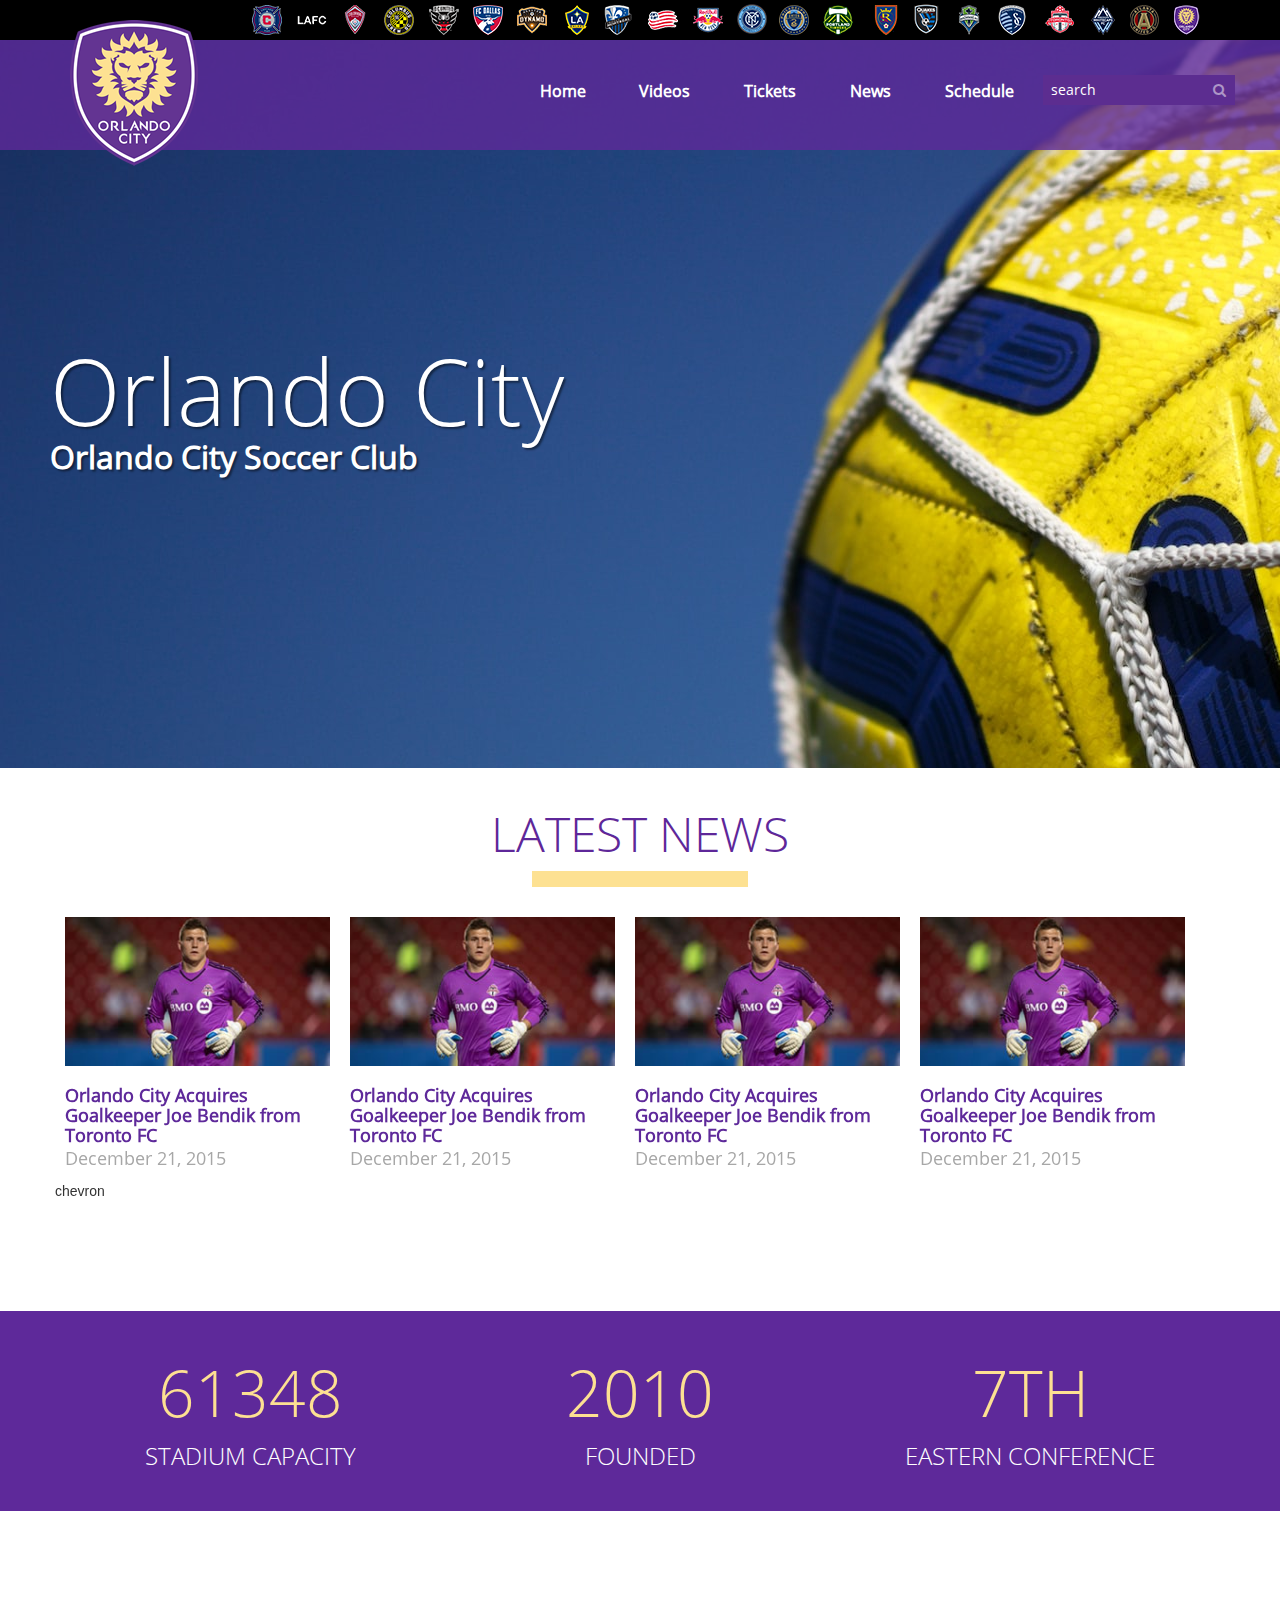
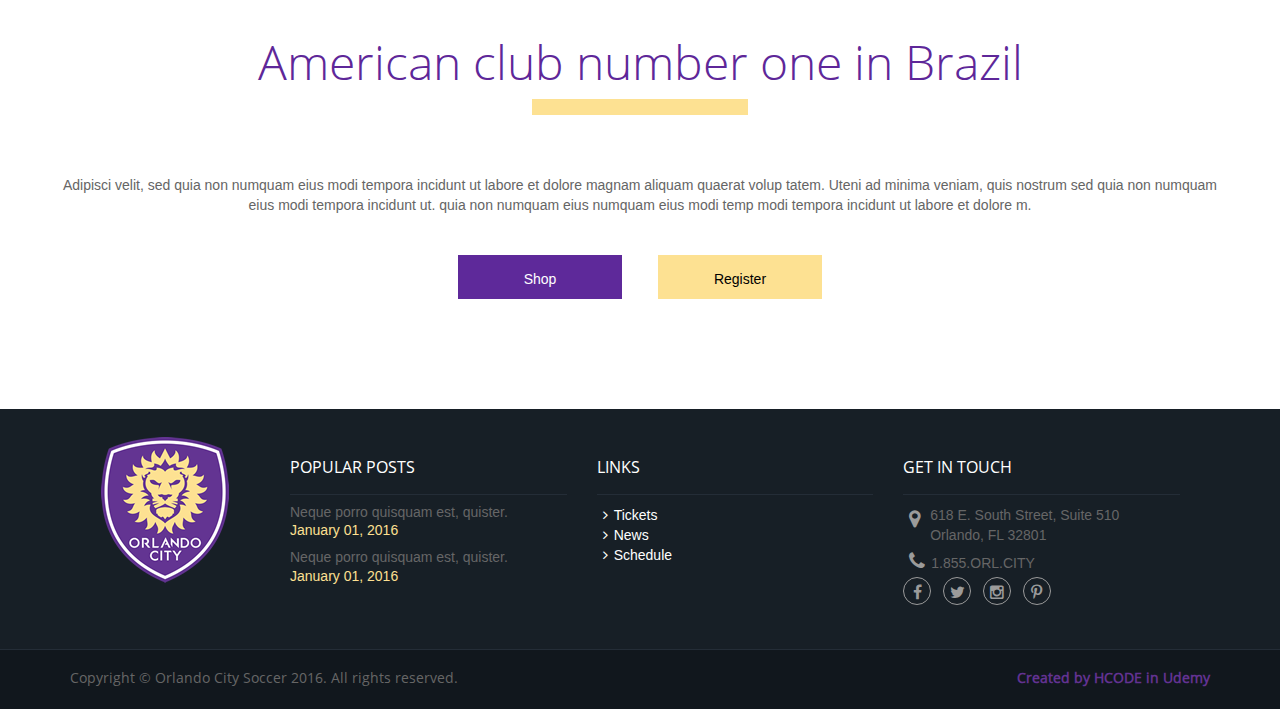
<file: sections-3-4-5-6-site-orlandocity/index.html>
<!DOCTYPE html>
<html>
	<head>

		<meta charset="utf-8">
		<meta name="viewport" content="width:device-width, initial-scale=1">
		<title>Orlando City</title>
		<link rel="stylesheet" href="lib/bootstrap/css/bootstrap.min.css">
		<link rel="stylesheet" href="lib/owl.carousel/owl-carousel/owl.carousel.css">
		<link rel="stylesheet" href="fonts/font-awesome/css/font-awesome.min.css">
		<link rel="stylesheet" href="css/orlando.css">
		<link rel="stylesheet" href="css/orlando-mobile.css">

	</head>
	<body>

		<header>
			
			<div id="menu-mobile-mask" class="visible-xs"></div>

			<div id="menu-mobile" class="visible-xs">
				
				<ul class="list-unstyled">
					<li><a href="videos.html">Videos</a></li>
					<li><a href="#">Tickets</a></li>
					<li><a href="#">News</a></li>
					<li><a href="#">Schedule</a></li>
				</ul>

				<div class="bar-close">
					<button type="button" class="btn btn-close"><i class="fa fa-close"></i></button>
				</div>

			</div>
			
			<div class="container">
				<img id="logotipo" src="img/orlando-logo.png" alt="Logotipo">
			</div>

			<div class="header-black">
				
				<div class="container">

					<input type="search" id="input-search-mobile" class="visible-xs" placeholder="search...">
				
					<button id="btn-bars" type="button"><i class="fa fa-bars"></i></button>
					<button id="btn-search" type="button"><i class="fa fa-search"></i></button>

					<ul class="pull-right">
						<li class="club-01"><a href="#"></a></li>
						<li class="club-02"><a href="#"></a></li>
						<li class="club-03"><a href="#"></a></li>
						<li class="club-04"><a href="#"></a></li>
						<li class="club-05"><a href="#"></a></li>
						<li class="club-06"><a href="#"></a></li>
						<li class="club-07"><a href="#"></a></li>
						<li class="club-08"><a href="#"></a></li>
						<li class="club-09"><a href="#"></a></li>
						<li class="club-10"><a href="#"></a></li>
						<li class="club-11"><a href="#"></a></li>
						<li class="club-12"><a href="#"></a></li>
						<li class="club-13"><a href="#"></a></li>
						<li class="club-14"><a href="#"></a></li>
						<li class="club-15"><a href="#"></a></li>
						<li class="club-16"><a href="#"></a></li>
						<li class="club-17"><a href="#"></a></li>
						<li class="club-18"><a href="#"></a></li>
						<li class="club-19"><a href="#"></a></li>
						<li class="club-20"><a href="#"></a></li>
						<li class="club-21"><a href="#"></a></li>
						<li class="club-22"><a href="#"></a></li>
					</ul>

				</div>

			</div>

			<div class="container">
				
				<div class="row">
					
					<nav id="menu" class="pull-right">
						<ul>
							<li><a href="index.html">Home</a></li>
							<li><a href="videos.html">Videos</a></li>
							<li><a href="#">Tickets</a></li>
							<li><a href="#">News</a></li>
							<li><a href="#">Schedule</a></li>
							<li class="search">
								<div class="input-group">
							      <input type="search" placeholder="search" id="input-search">
							      <span class="input-group-btn">
							        <button type="button"><i class="fa fa-search"></i></button>
							      </span>
							    </div><!-- /input-group -->
							</li>
						</ul>
					</nav>

				</div>

			</div>			

		</header>

		<section>
			
			<div id="banner">
				
				<h1>Orlando City<small>Orlando City Soccer Club</small></h1>

			</div>

			<div id="news" class="container">
				
				<div class="row text-center">
					<h2>Latest News</h2>
					<hr>	
				</div>				
				
				<button type="button" id="btn-news-prev"><i class="fa fa-angle-left"></i></button>
				<button type="button" id="btn-news-next"><i class="fa fa-angle-right"></i></button>

				<div class="row thumbnails">
					<div class="item">
						<div class="item-inner">
							<img src="img/noticia-thumb.jpg" alt="Noticia">
							<h3>Orlando City Acquires Goalkeeper Joe Bendik from Toronto FC</h3>
							<time>December 21, 2015</time>
						</div>chevron
					</div>
					<div class="item">
						<div class="item-inner">
							<img src="img/noticia-thumb.jpg" alt="Noticia">
							<h3>Orlando City Acquires Goalkeeper Joe Bendik from Toronto FC</h3>
							<time>December 21, 2015</time>
						</div>
					</div>
					<div class="item">
						<div class="item-inner">
							<img src="img/noticia-thumb.jpg" alt="Noticia">
							<h3>Orlando City Acquires Goalkeeper Joe Bendik from Toronto FC</h3>
							<time>December 21, 2015</time>
						</div>
					</div>
					<div class="item">
						<div class="item-inner">
							<img src="img/noticia-thumb.jpg" alt="Noticia">
							<h3>Orlando City Acquires Goalkeeper Joe Bendik from Toronto FC</h3>
							<time>December 21, 2015</time>
						</div>
					</div>
					<div class="item">
						<div class="item-inner">
							<img src="img/noticia-thumb.jpg" alt="Noticia">
							<h3>Orlando City Acquires Goalkeeper Joe Bendik from Toronto FC</h3>
							<time>December 21, 2015</time>
						</div>
					</div>
					<div class="item">
						<div class="item-inner">
							<img src="img/noticia-thumb.jpg" alt="Noticia">
							<h3>Orlando City Acquires Goalkeeper Joe Bendik from Toronto FC</h3>
							<time>December 21, 2015</time>
						</div>
					</div>
					<div class="item">
						<div class="item-inner">
							<img src="img/noticia-thumb.jpg" alt="Noticia">
							<h3>Orlando City Acquires Goalkeeper Joe Bendik from Toronto FC</h3>
							<time>December 21, 2015</time>
						</div>
					</div>
					<div class="item">
						<div class="item-inner">
							<img src="img/noticia-thumb.jpg" alt="Noticia">
							<h3>Orlando City Acquires Goalkeeper Joe Bendik from Toronto FC</h3>
							<time>December 21, 2015</time>
						</div>
					</div>
				</div>

			</div>

			<div id="estatisticas">
				
				<div class="container">
					<div class="row">
						<div class="col-md-4">
							<p>61348<small>Stadium Capacity</small></p>
						</div>
						<div class="col-md-4">
							<p>2010<small>Founded</small></p>
						</div>
						<div class="col-md-4">
							<p>7th<small>Eastern Conference</small></p>
						</div>
					</div>
				</div>

			</div>

			<div id="call-to-action">
				
				<div class="container">

					<div class="row text-center">
						<h2>American club number one in Brazil</h2>
						<hr>	
					</div>

					<div class="row">
						
						<p>Adipisci velit, sed quia non numquam eius modi tempora incidunt ut labore et dolore magnam aliquam quaerat volup tatem. Uteni ad minima veniam, quis nostrum sed quia non numquam eius modi tempora incidunt ut. quia non numquam eius numquam eius modi temp modi tempora incidunt ut labore et dolore m.</p>

					</div>
					
					<div class="text-center">
						<div class="row row-max-400">
							
							<div class="col-xs-6">
								<a href="#" class="btn btn-roxo">Shop</a>
							</div>
							<div class="col-xs-6">
								<a href="#" class="btn btn-amarelo">Register</a>
							</div>

						</div>
					</div>

				</div>

			</div>

		</section>

		<footer>
			
			<div class="row row-cinza-claro">
				
				<div class="container">
					
					<div class="row">
						
						<div class="col-md-2 text-center hidden-xs">
							
							<img class="logotipo" src="img/orlando-logo.png" alt="Logotipo">

						</div>
						<div class="col-md-10">
							
							<div class="row row-cols">
								<div class="col-md-4 col-popular-post hidden-xs">
									
									<h4>POPULAR POSTS</h4>

									<ul class="list-unstyled">
										<li>
											<h5>Neque porro quisquam est, quister.</h5>
											<time>January 01, 2016</time>
										</li>
										<li>
											<h5>Neque porro quisquam est, quister.</h5>
											<time>January 01, 2016</time>
										</li>

									</ul>

								</div>
								<div class="col-md-4 col-links hidden-xs">
									
									<h4>LINKS</h4>

									<ul class="list-unstyled">
										<li><a href="#"><i class="fa fa-angle-right"></i>Tickets</a></li>
										<li><a href="#"><i class="fa fa-angle-right"></i>News</a></li>
										<li><a href="#"><i class="fa fa-angle-right"></i>Schedule</a></li>
									</ul>

								</div>
								<div class="col-md-4 col-get-in-touch">
									
									<h4 class="hidden-xs">GET IN TOUCH</h4>

									<address class="hidden-xs">
										<i class="fa fa-map-marker"></i> <span>618 E. South Street, Suite 510<br/>Orlando, FL 32801</span>
									</address>

									<p class="hidden-xs"><a href="tel:1855ORLCITY"><i class="fa fa-phone"></i>1.855.ORL.CITY</a></p>
									
									<div class="row-fluid visible-xs">
										<div class="col-xs-6">
											<a href="#" class="btn btn-footer "><i class="fa fa-map-marker"></i>Location</a>
										</div>
										<div class="col-xs-6">
											<a href="#" class="btn btn-footer"><i class="fa fa-phone"></i>Call</a>
										</div>
									</div>

									<ul class="list-unstyled list-socials">
										<li>
											<a href="#" target="_blank"><i class="fa fa-facebook"></i></a>
										</li>
										<li>
											<a href="#" target="_blank"><i class="fa fa-twitter"></i></a>
										</li>
										<li>
											<a href="#" target="_blank"><i class="fa fa-instagram"></i></a>
										</li>
										<li>
											<a href="#" target="_blank"><i class="fa fa-pinterest-p"></i></a>
										</li>
										<li class="page-up">
											<a href="#" id="page-up"><i class="fa fa-chevron-up"></i></a>
										</li>
									</ul>

								</div>
							</div>

						</div>

					</div>

				</div>

			</div>

			<div class="row row-cinza-escuro">
				
				<div class="container copyright-mobile">
					
					<p class="pull-left">Copyright © Orlando City Soccer 2016. All rights reserved.</p>
					<p class="pull-right text-roxo">Created by HCODE in Udemy</p>

				</div>

			</div>

		</footer>

		<script src="lib/jquery/jquery.min.js"></script>
		<script src="lib/owl.carousel/owl-carousel/owl.carousel.min.js"></script>
		<script src="lib/bootstrap/js/bootstrap.min.js"></script>
		<script src="js/efeitos.js"></script>

	</body>
</html>
</file>
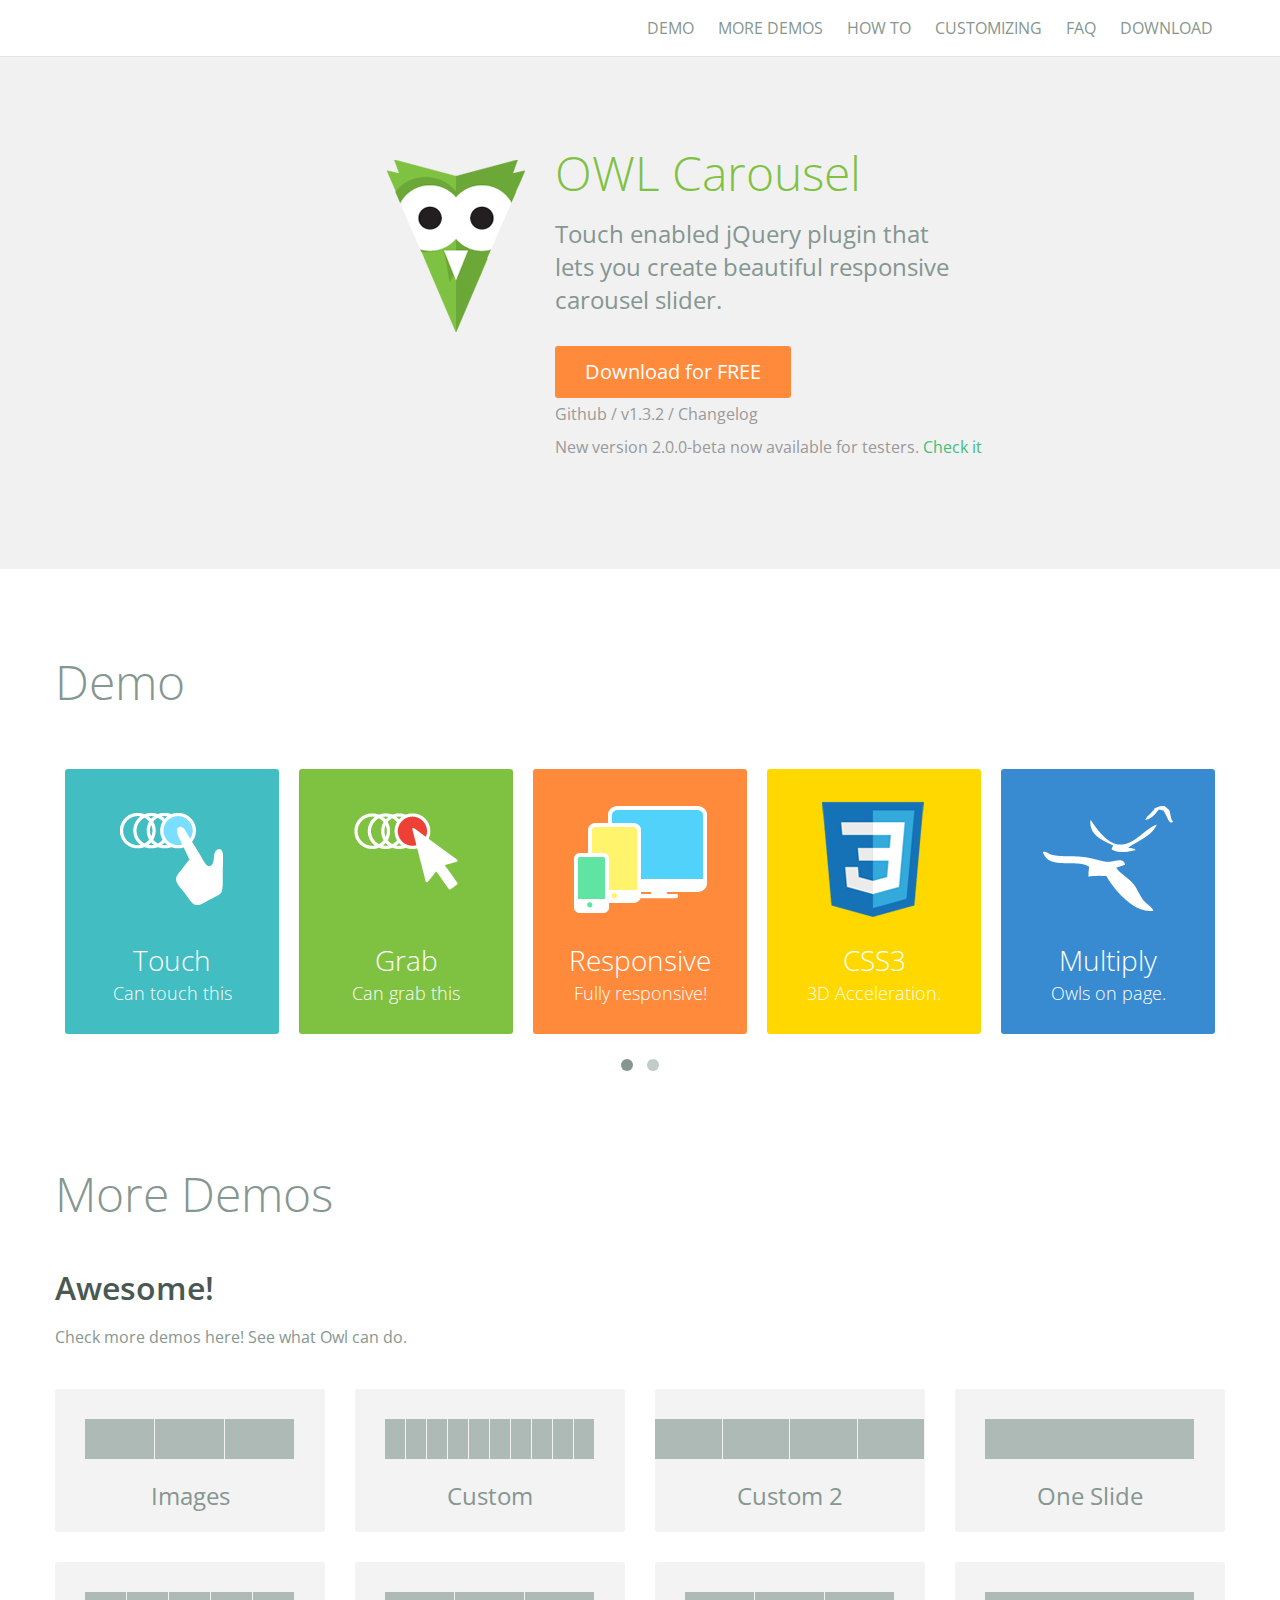
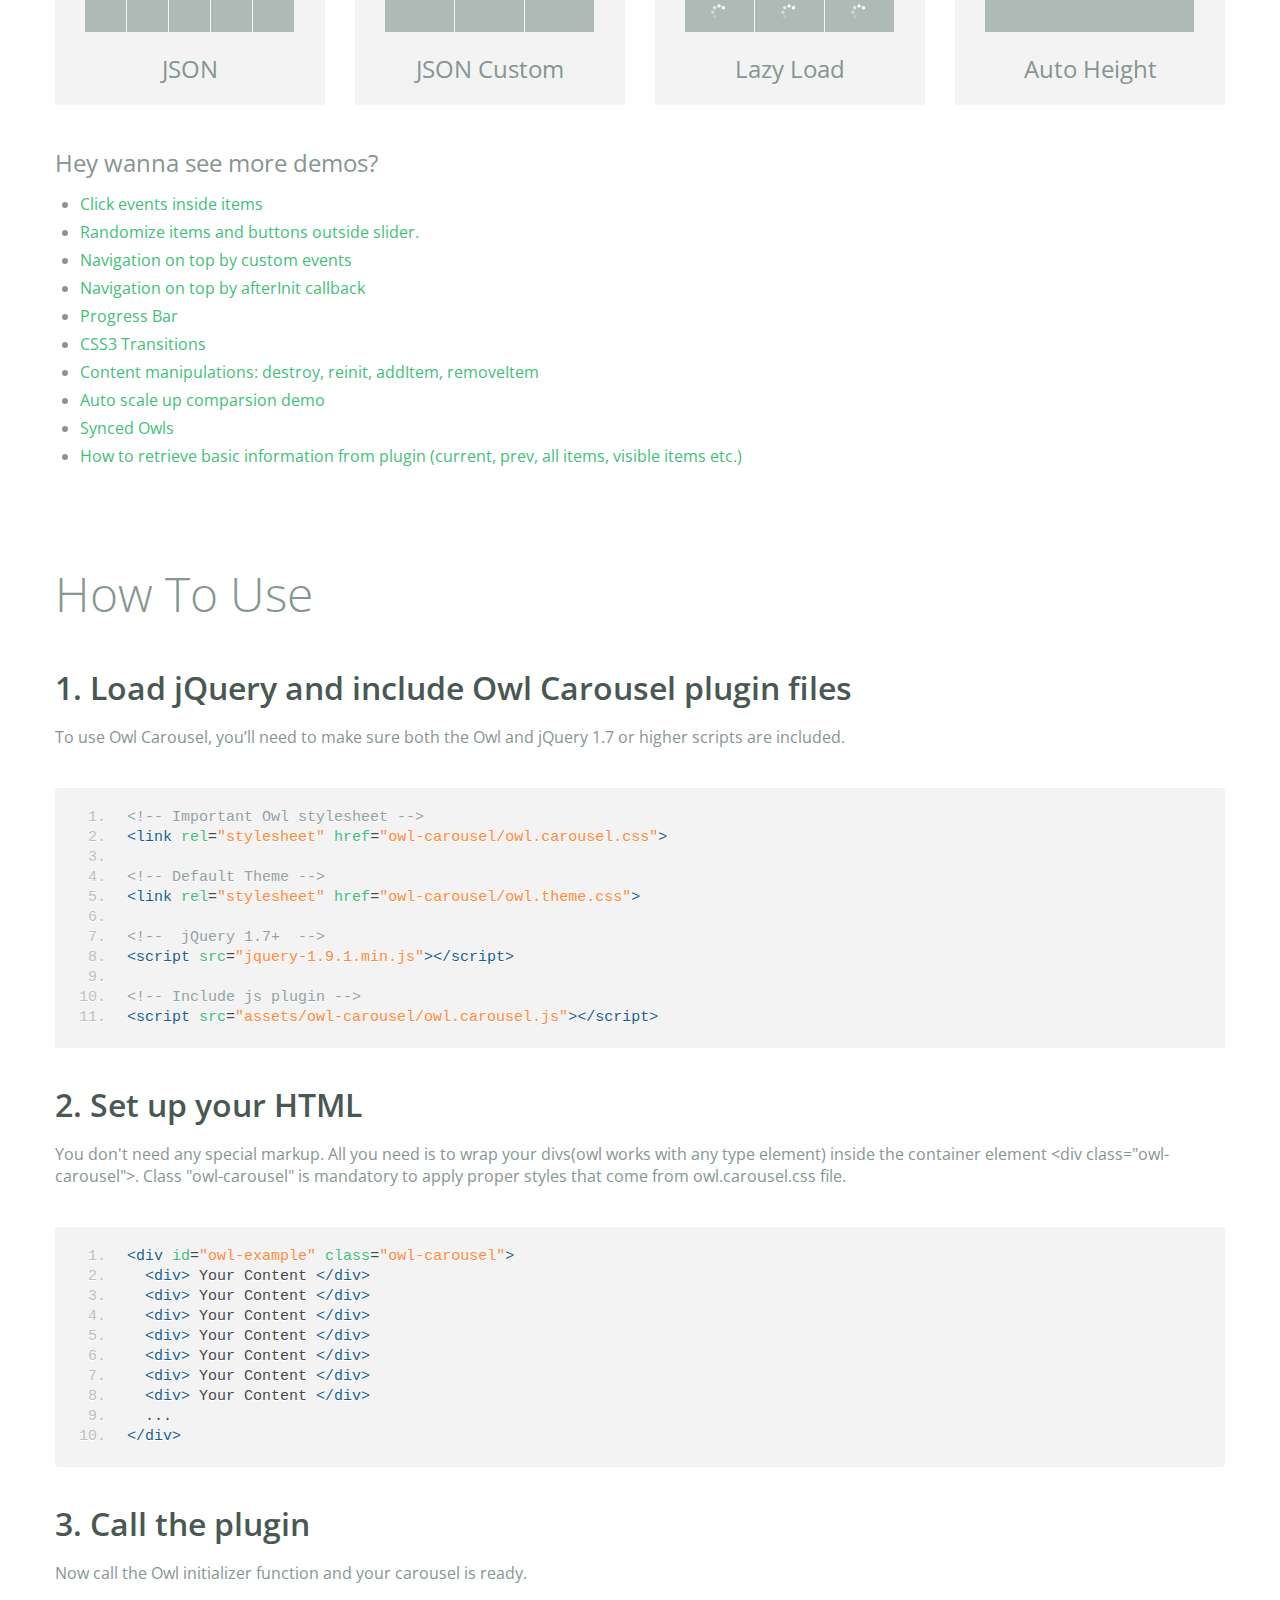
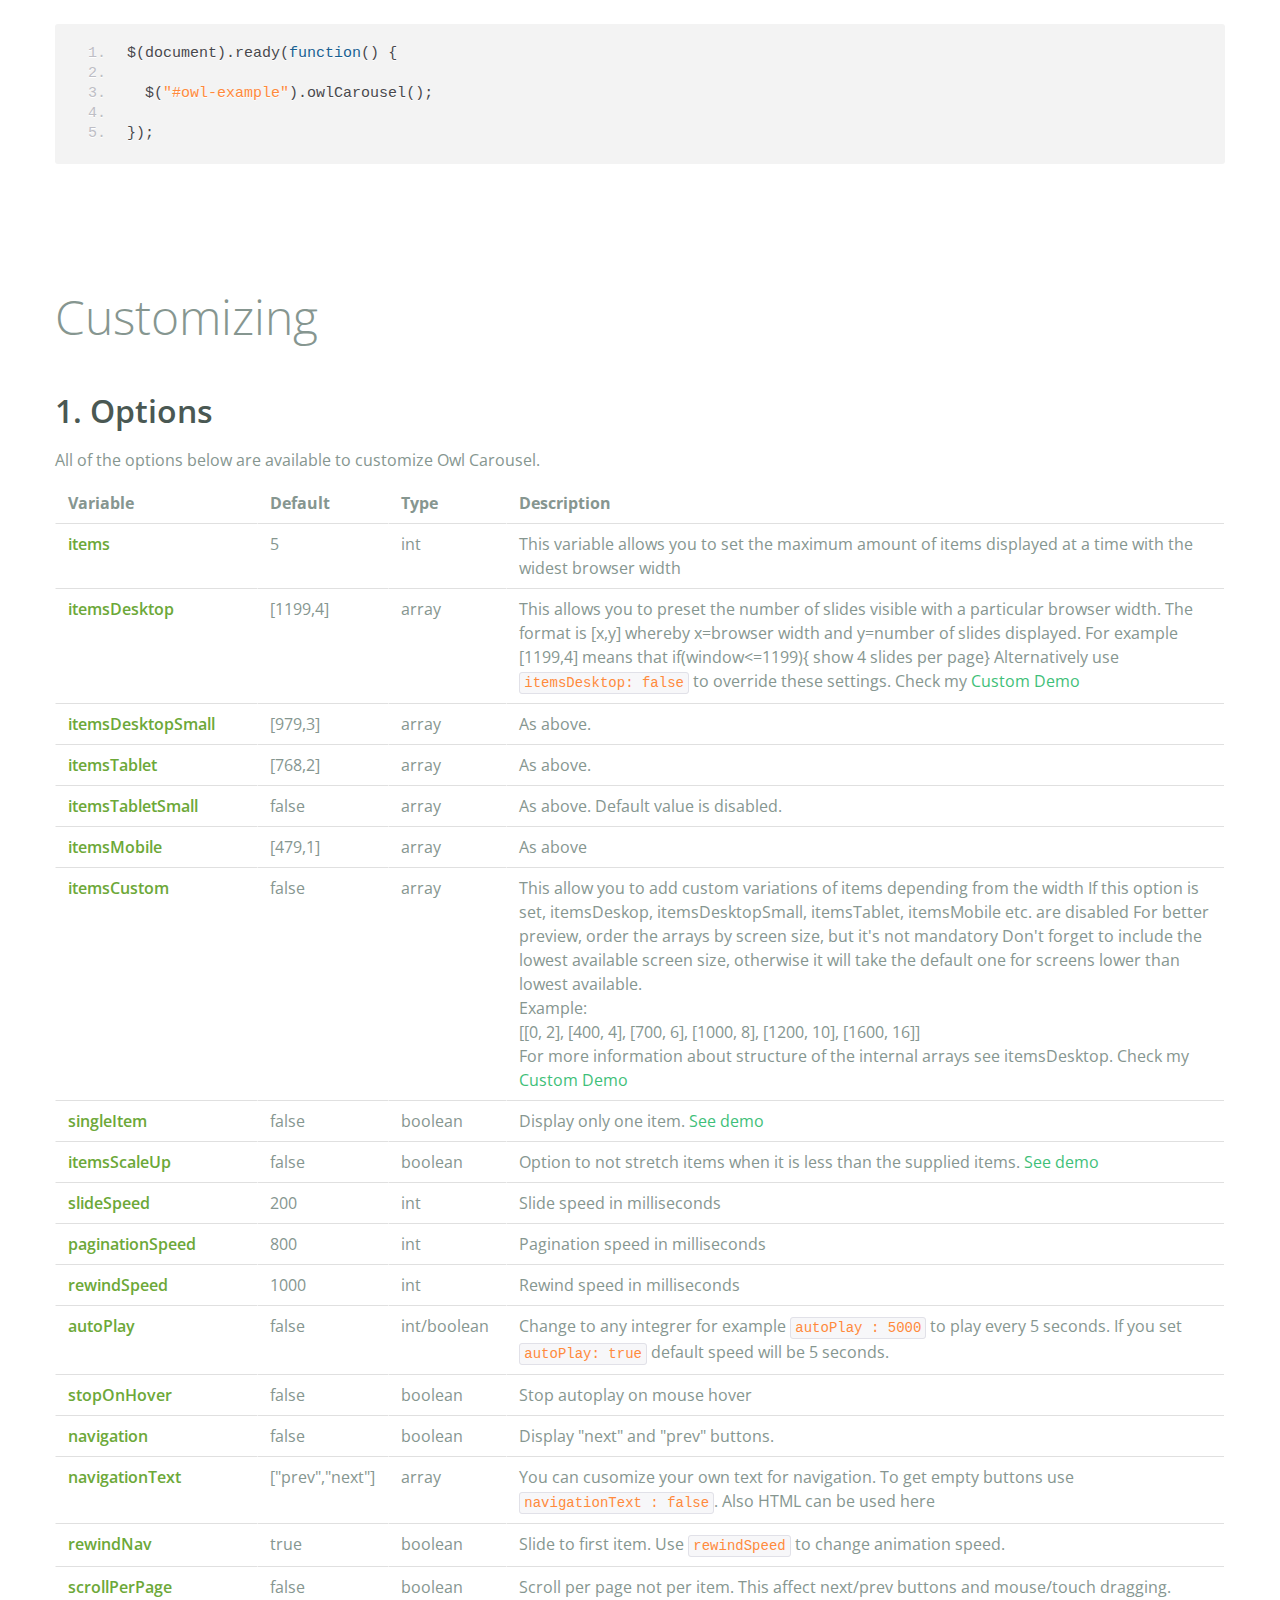
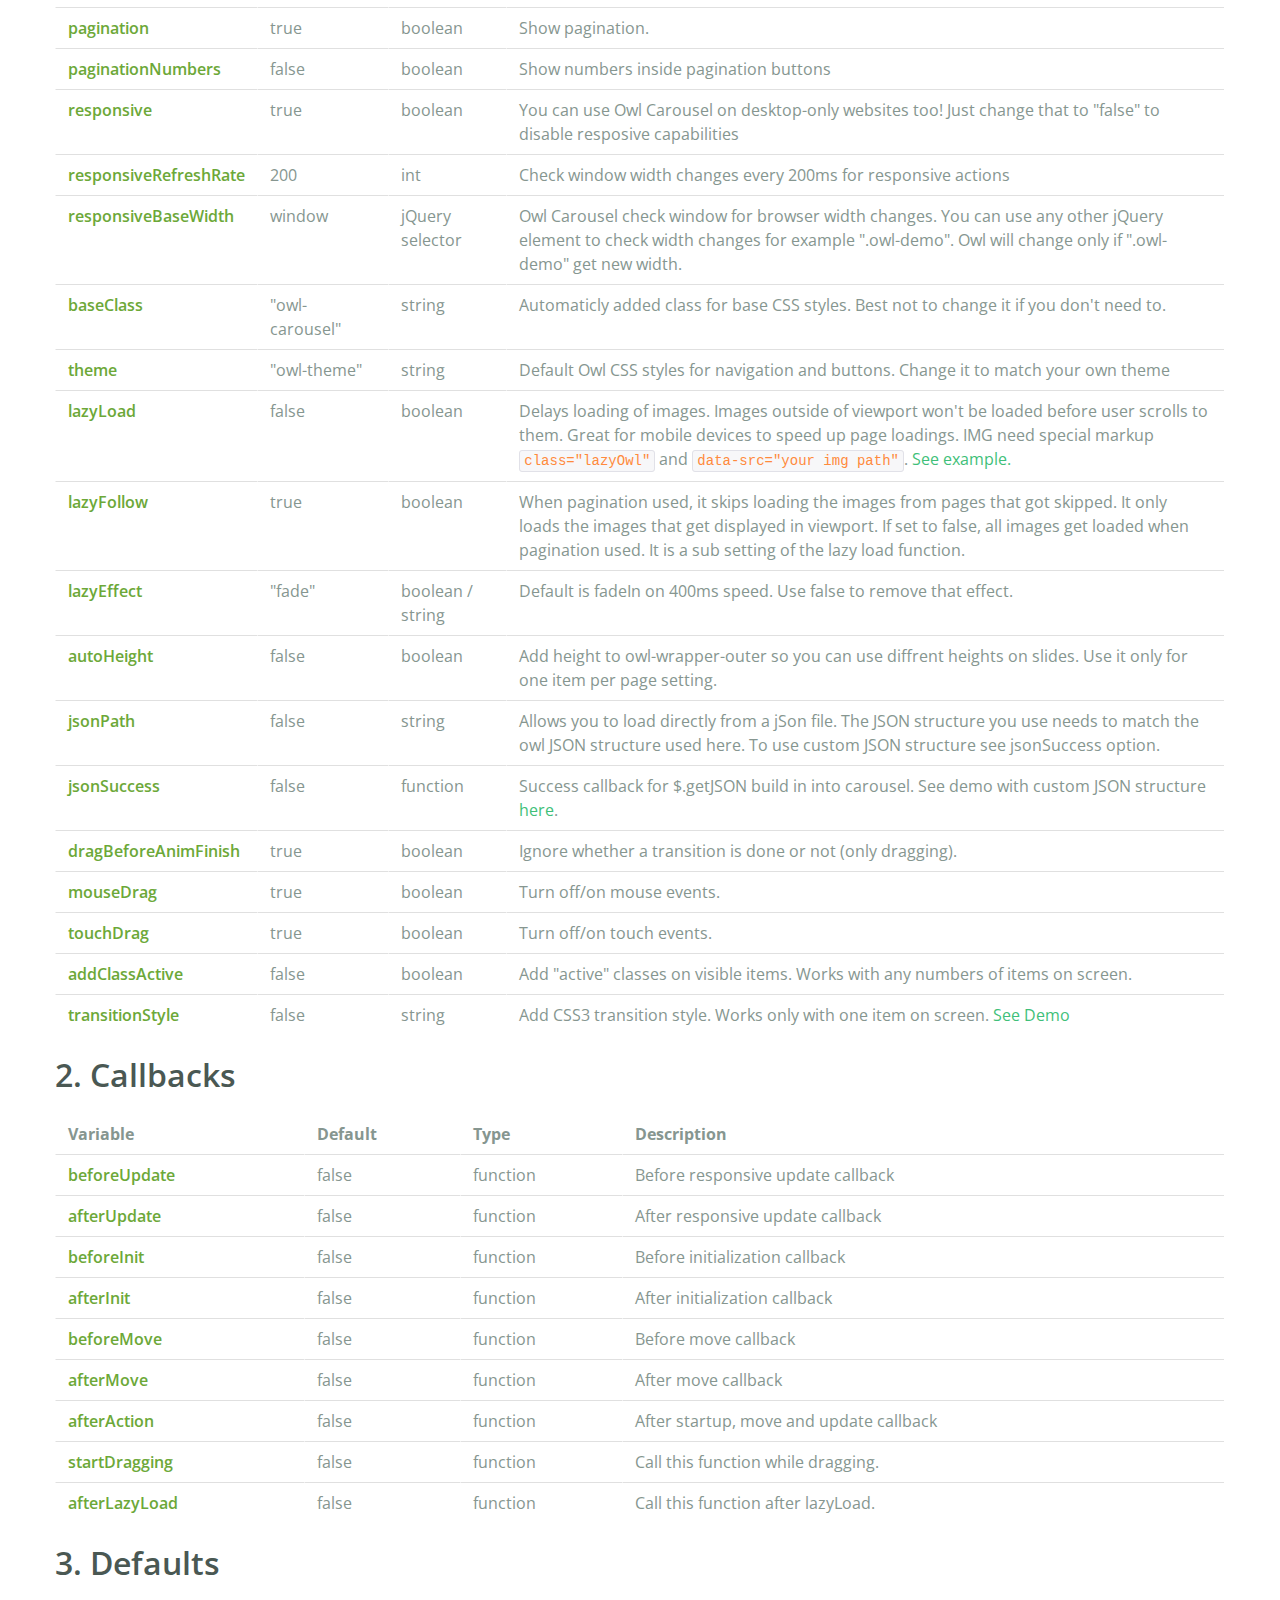
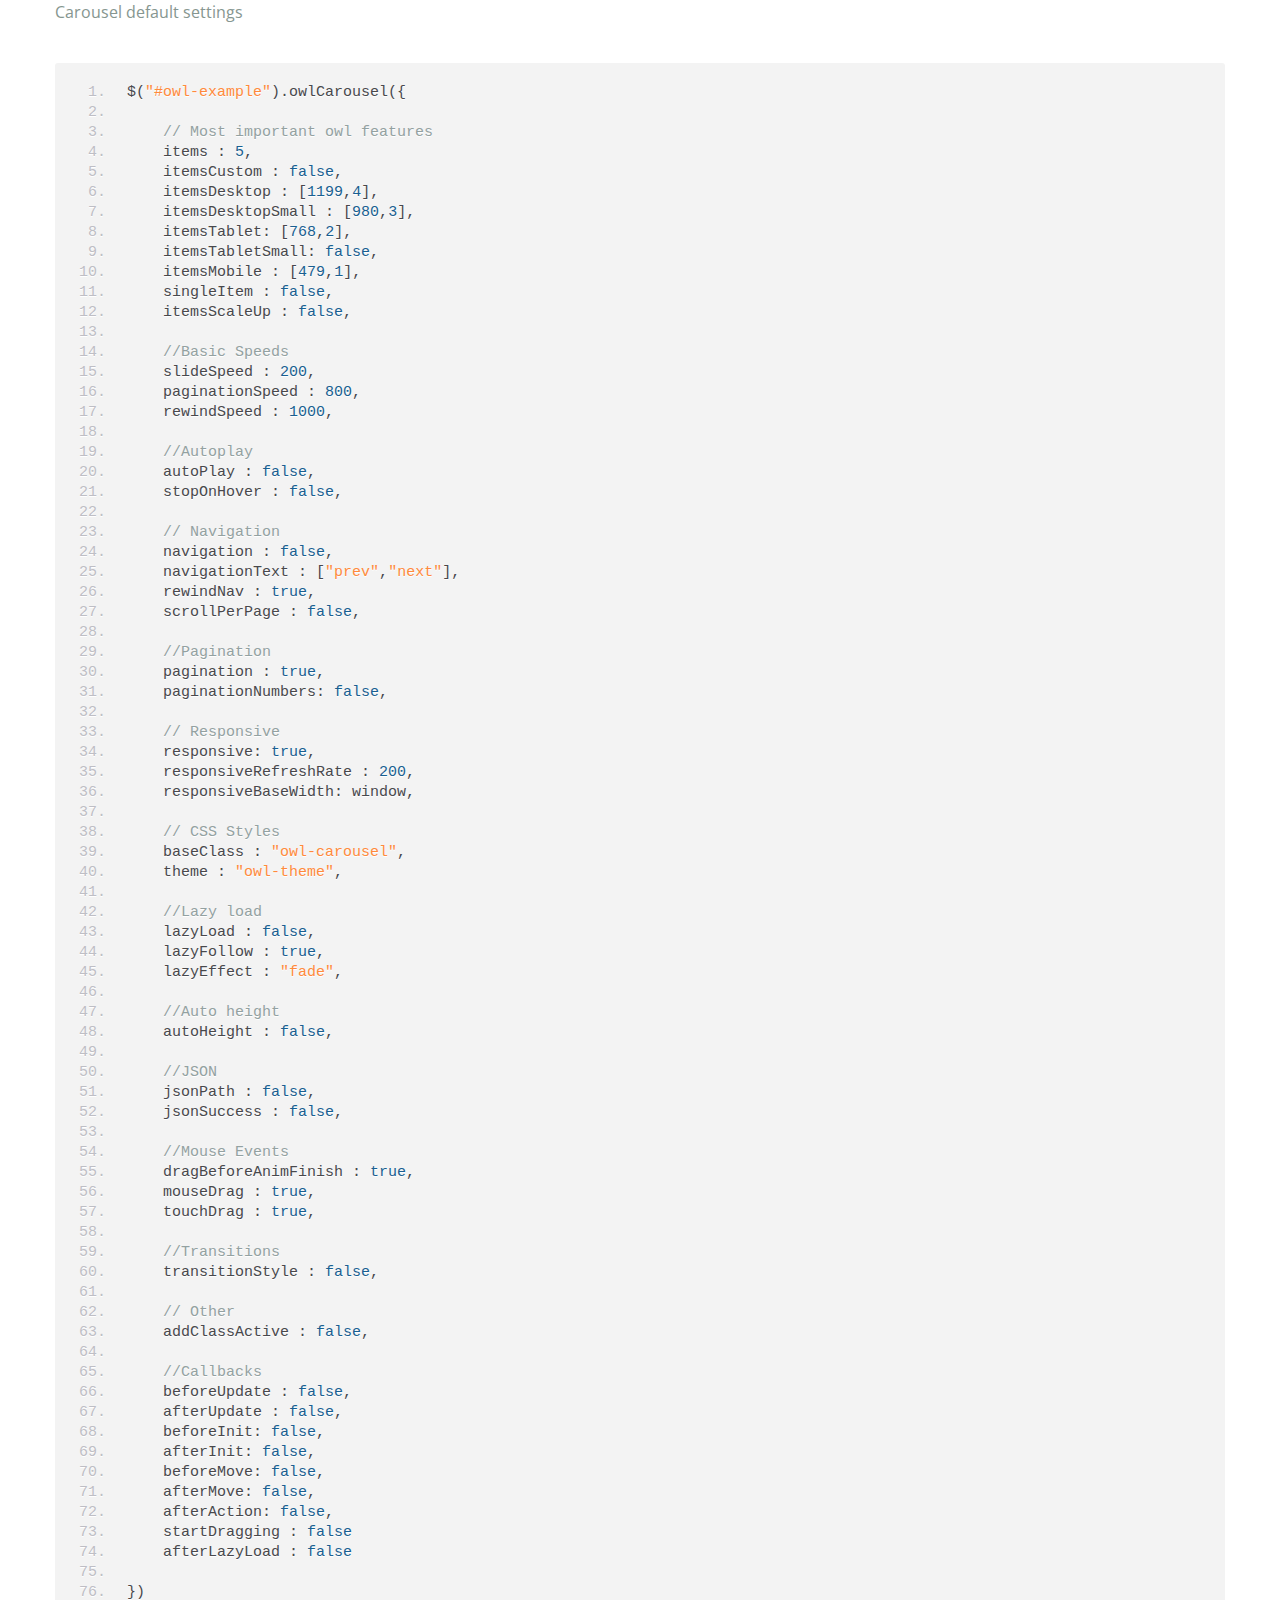
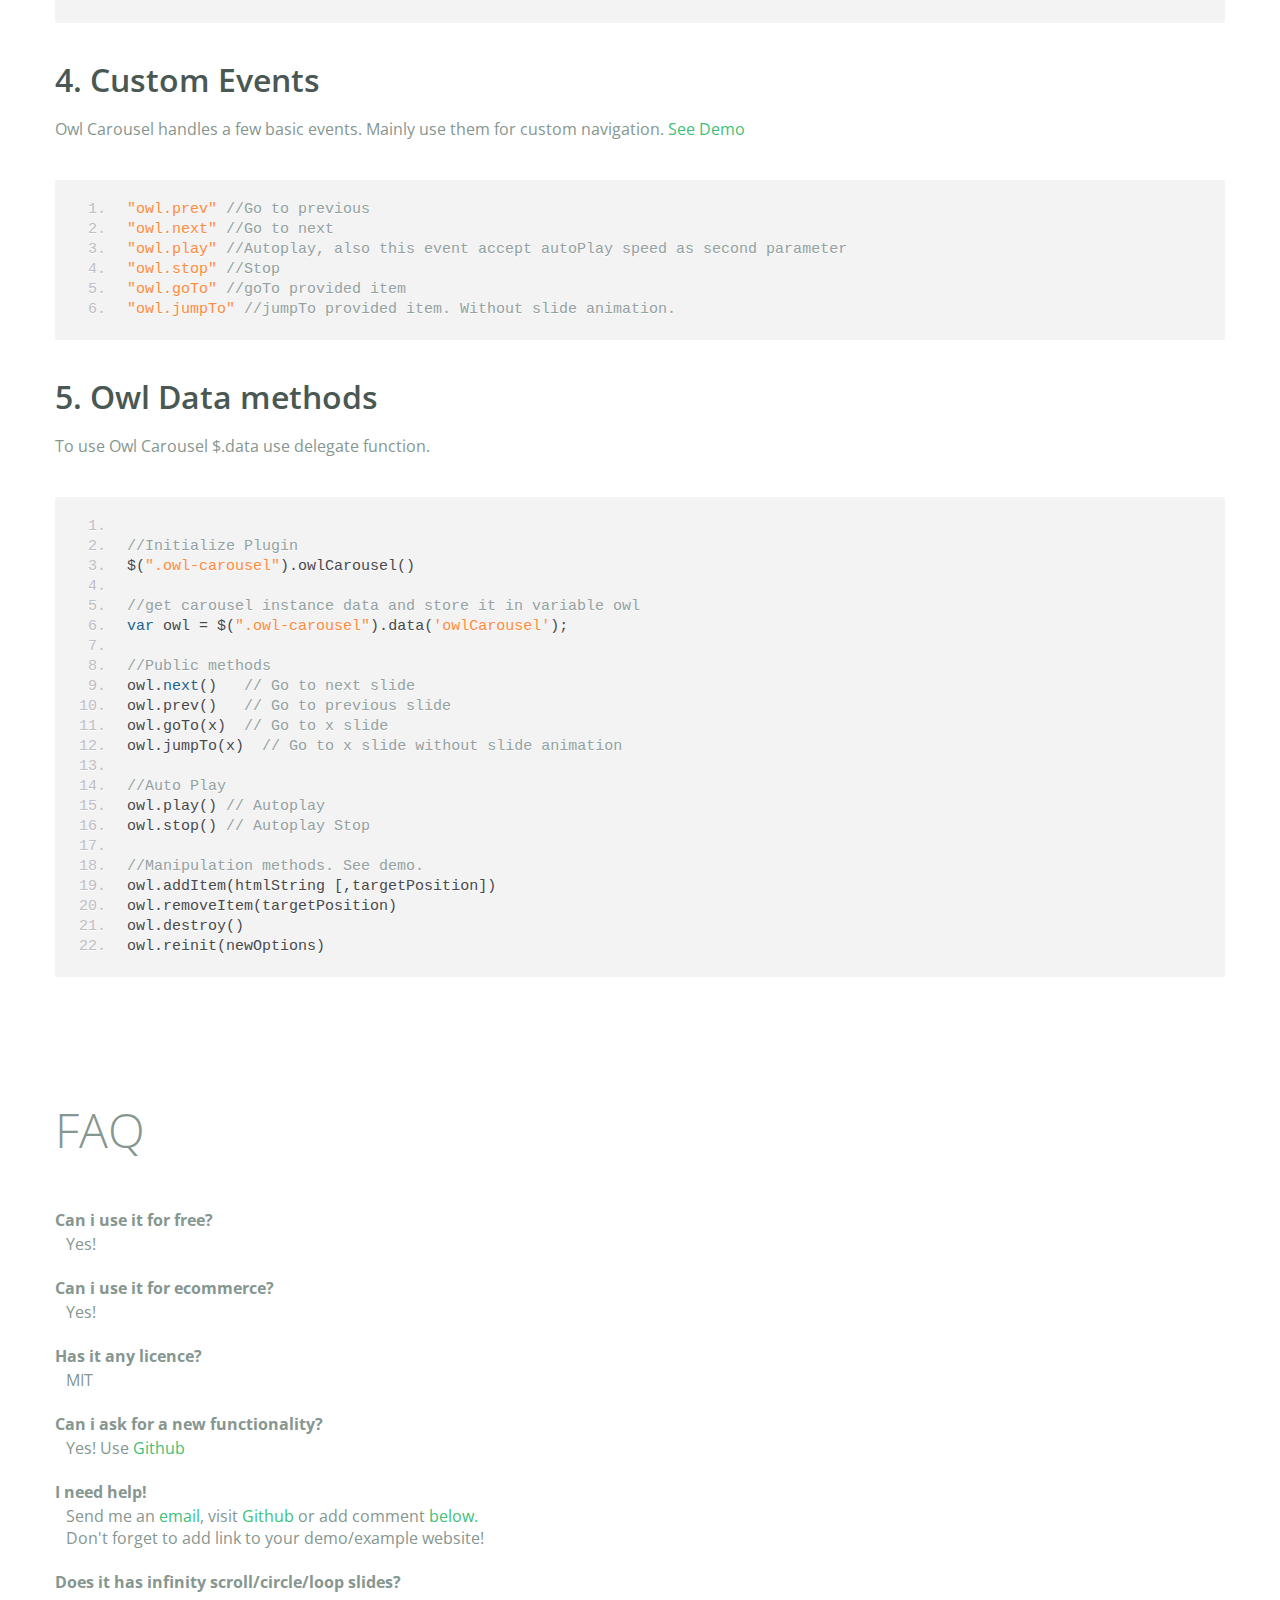
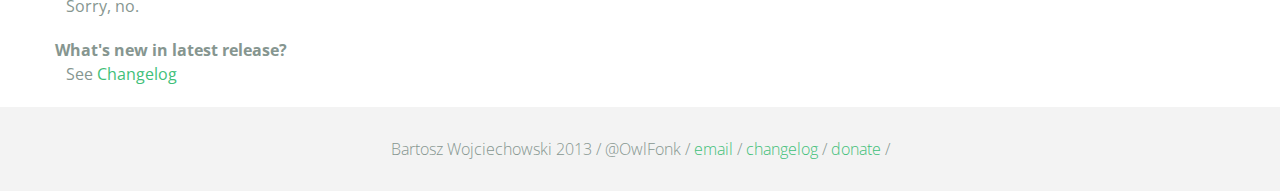
<file: sections-3-4-5-6-site-orlandocity/lib/owl.carousel/index.html>
<!DOCTYPE html>
<html lang="en">
  <head>
    <meta charset="utf-8">
    <title>Owl Carousel</title>
    <meta name="viewport" content="width=device-width, initial-scale=1.0">
    <meta name="description" content="jQuery Responsive Carousel - Owl Carusel">
    <meta name="author" content="Bartosz Wojciechowski">
    <meta name="keywords" content="HTML,CSS,JSON,JavaScript, jQuery, Responsive, Design, Owl, Carousel, Free">

    <link href='http://fonts.googleapis.com/css?family=Open+Sans:400italic,400,300,600,700' rel='stylesheet' type='text/css'>
    <link href="assets/css/bootstrapTheme.css" rel="stylesheet">
    <link href="assets/css/custom.css" rel="stylesheet">

    <!-- Owl Carousel Assets -->
    <link href="owl-carousel/owl.carousel.css" rel="stylesheet">
    <link href="owl-carousel/owl.theme.css" rel="stylesheet">

    <!-- Prettify -->
    <link href="assets/js/google-code-prettify/prettify.css" rel="stylesheet">

    <!-- Le fav and touch icons -->
    <link rel="apple-touch-icon-precomposed" sizes="144x144" href="assets/ico/apple-touch-icon-144-precomposed.png">
    <link rel="apple-touch-icon-precomposed" sizes="114x114" href="assets/ico/apple-touch-icon-114-precomposed.png">
      <link rel="apple-touch-icon-precomposed" sizes="72x72" href="assets/ico/apple-touch-icon-72-precomposed.png">
                    <link rel="apple-touch-icon-precomposed" href="assets/ico/apple-touch-icon-57-precomposed.png">
                                   <link rel="shortcut icon" href="assets/ico/favicon.png">
  </head>
  <body>
      <div id="top-nav" class="navbar navbar-fixed-top">
        <div class="navbar-inner">
          <div class="container">
            <button type="button" class="btn btn-navbar" data-toggle="collapse" data-target=".nav-collapse">
            <span class="icon-bar"></span>
            <span class="icon-bar"></span>
            <span class="icon-bar"></span>
          </button>
            <div class="nav-collapse collapse">
            <ul class="nav pull-right">
              <li><a href="#demo">Demo</a></li>
              <li><a href="#more-demos">More Demos</a></li>
              <li><a href="#how-to">How To</a></li>
              <li><a href="#customizing">Customizing</a></li>
              <li><a href="#faq">FAQ</a></li>
              <li><a href="owl.carousel.zip" class="download" data-spy="affix" data-offset-top="450">Download</a></li>
            </ul>
            </div>
          </div>
        </div>
      </div>

      <div id="header">
        <div class="container">
          <div class="row">
            <div class="span5">
                <img class="logo" src="assets/img/owl-logo.png" alt="Owl Logo">
              </div>
            <div class="span7">
              <h1>OWL Carousel </h1>
              <h3>Touch enabled jQuery plugin that lets you create beautiful responsive carousel slider.</h3>
              <a class="btn btn-success btn-large" href="owl.carousel.zip">Download for FREE</a>
              <p class="muted"><a class="muted" href="https://github.com/OwlFonk/OwlCarousel">Github</a> / v1.3.2 / <a class="muted" href="changelog.html">Changelog</a></p> 
              <p class="muted">New version 2.0.0-beta now available for testers. <a href="http://www.owlgraphic.com/owlcarousel2/">Check it</a></p>
            </div>
          </div>
        </div>
      </div>

      <div id="demo">
        <div class="container">
          <div class="row">
            <div class="span12">
              <h1>Demo</h1>
            </div>
          </div>

          <div class="row">
            <div class="span12">

              <div id="owl-example" class="owl-carousel">

                <div class="item darkCyan">
                  <img src="assets/img/demo-slides/touch.png" alt="Touch">
                    <h3>Touch</h3>
                    <h4>Can touch this</h4>
                </div>
                <div class="item forestGreen">
                  <img src="assets/img/demo-slides/grab.png" alt="Grab">
                    <h3>Grab</h3>
                    <h4>Can grab this</h4>
                </div>
                <div class="item orange">
                  <img src="assets/img/demo-slides/responsive.png" alt="Responsive">
                    <h3>Responsive</h3>
                    <h4>Fully responsive!</h4>
                </div>

                <div class="item yellow">
                  <img src="assets/img/demo-slides/css3.png" alt="CSS3">
                    <h3>CSS3</h3>
                    <h4>3D Acceleration.</h4>
                </div>

                <div class="item dodgerBlue">
                  <img src="assets/img/demo-slides/multi.png" alt="Multi">
                    <h3>Multiply</h3>
                    <h4>Owls on page.</h4>
                </div>

                <div class="item skyBlue">
                  <img src="assets/img/demo-slides/modern.png" alt="Modern Browsers">
                    <h3>Modern</h3>
                    <h4>Browsers Compatibility</h4>
                </div>

                <div class="item zombieGreen">
                  <img src="assets/img/demo-slides/zombie.png" alt="Zombie Browsers - old ones">
                    <h3>Zombie</h3>
                    <h4>Browsers Compatibility</h4>
                </div>

                <div class="item violet">
                  <img src="assets/img/demo-slides/controls.png" alt="Take Control">
                    <h3>Take Control</h3>
                    <h4>The way you like</h4>
                </div>

                <div class="item yellowLight">
                  <img src="assets/img/demo-slides/feather.png" alt="Light">
                    <h3>Light</h3>
                    <h4>As a feather</h4>
                </div>

                <div class="item steelGray">
                  <img src="assets/img/demo-slides/tons.png" alt="Tons of Opotions">
                    <h3>Tons</h3>
                    <h4>of options</h4>
                </div>

              </div>


            </div>
          </div>

        </div>
      </div>

    <div id="more-demos">
      <div class="container">

        <div class="row">
          <div class="span12">
            <h1>More Demos</h1>
            <h2>Awesome!</h2>
            <p>Check more demos here! See what Owl can do.</p>
          </div>
        </div>

        <div class="row demos-row">
          <div class="span3">
            <a href="demos/images.html" class="demo-box">
              <div class="demo-wrapper demo-images clearfix">
                <div class="demo-slide"><div class="bg"></div></div>
                <div class="demo-slide"><div class="bg"></div></div>
                <div class="demo-slide"><div class="bg"></div></div>
              </div>
              <h3>Images</h3>
            </a>
          </div>

          <div class="span3">
            <a href="demos/custom.html" class="demo-box">
              <div class="demo-wrapper demo-custom clearfix">
                <div class="demo-slide"><div class="bg"></div></div>
                <div class="demo-slide"><div class="bg"></div></div>
                <div class="demo-slide"><div class="bg"></div></div>
                <div class="demo-slide"><div class="bg"></div></div>
                <div class="demo-slide"><div class="bg"></div></div>
                <div class="demo-slide"><div class="bg"></div></div>
                <div class="demo-slide"><div class="bg"></div></div>
                <div class="demo-slide"><div class="bg"></div></div>
                <div class="demo-slide"><div class="bg"></div></div>
                <div class="demo-slide"><div class="bg"></div></div>
              </div>
              <h3>Custom</h3>
            </a>
          </div>

          <div class="span3">
            <a href="demos/itemsCustom.html" class="demo-box">
              <div class="demo-wrapper demo-full clearfix">
                <div class="demo-slide"><div class="bg"></div></div>
                <div class="demo-slide"><div class="bg"></div></div>
                <div class="demo-slide"><div class="bg"></div></div>
                <div class="demo-slide"><div class="bg"></div></div>
              </div>
              <h3>Custom 2</h3>
            </a>
          </div>

          <div class="span3">
            <a href="demos/one.html" class="demo-box">
              <div class="demo-wrapper demo-one clearfix">
                <div class="demo-slide"><div class="bg"></div></div>
              </div>
              <h3>One Slide</h3>
            </a>
          </div>

        </div>
        <div class="row demos-row">
          <div class="span3">
            <a href="demos/json.html" class="demo-box">
              <div class="demo-wrapper demo-Json clearfix">
                <div class="demo-slide"><div class="bg"></div></div>
                <div class="demo-slide"><div class="bg"></div></div>
                <div class="demo-slide"><div class="bg"></div></div>
                <div class="demo-slide"><div class="bg"></div></div>
                <div class="demo-slide"><div class="bg"></div></div>
              </div>
              <h3>JSON</h3>
            </a>
          </div>

          <div class="span3">
            <a href="demos/customJson.html" class="demo-box">
              <div class="demo-wrapper demo-Json-custom clearfix">
                <div class="demo-slide"><div class="bg"></div></div>
                <div class="demo-slide"><div class="bg"></div></div>
                <div class="demo-slide"><div class="bg"></div></div>
              </div>
              <h3>JSON Custom</h3>
            </a>
          </div>

          <div class="span3">
            <a href="demos/lazyLoad.html" class="demo-box">
              <div class="demo-wrapper demo-lazy clearfix">
                <div class="demo-slide"><div class="bg"></div></div>
                <div class="demo-slide"><div class="bg"></div></div>
                <div class="demo-slide"><div class="bg"></div></div>
              </div>
              <h3>Lazy Load</h3>
            </a>
          </div>

          <div class="span3">
            <a href="demos/autoHeight.html" class="demo-box">
              <div class="demo-wrapper demo-height clearfix">
                <div class="demo-slide"><div class="bg"></div></div>
              </div>
              <h3>Auto Height</h3>
            </a>
          </div>

          
        </div>

        <div class="row">
          <div class="span12">
            <h3>Hey wanna see more demos?</h3>
            <ul>
              <li>
                <a href="demos/click.html">Click events inside items</a>
              </li>
              <li>
                <a href="demos/randomOrder.html">Randomize items and buttons outside slider.</a>
              </li>
              <li>
                <a href="demos/navOnTop.html">Navigation on top by custom events</a>
              </li>
              <li>
                <a href="demos/navOnTop2.html">Navigation on top by afterInit callback</a>
              </li>
              <li>
                <a href="demos/progressBar.html">Progress Bar</a>
              </li>
              <li>
                <a href="demos/transitions.html">CSS3 Transitions</a>
              </li>
              <li>
                <a href="demos/manipulations.html">Content manipulations: destroy, reinit, addItem, removeItem</a>
              </li>
              <li>
                <a href="demos/scaleup.html">Auto scale up comparsion demo</a>
              </li>
              <li>
                <a href="demos/sync.html">Synced Owls</a>
              </li>
              <li>
                <a href="demos/owlStatus.html">How to retrieve basic information from plugin (current, prev, all items, visible items etc.)</a>
              </li>
            </ul>
            
          </div>
        </div>


      </div>
    </div>

    <div id="how-to">
      <div class="container">
        <div class="row">
          <div class="span12">
            <h1>How To Use</h1>
            <h2>1. Load jQuery and include Owl Carousel plugin files</h2>
            <p>To use Owl Carousel, you’ll need to make sure both the Owl and jQuery 1.7 or higher scripts are included.</p>
<pre class="pre-show prettyprint linenums">
&lt;!-- Important Owl stylesheet --&gt;
&lt;link rel="stylesheet" href="owl-carousel/owl.carousel.css"&gt;

&lt;!-- Default Theme --&gt;
&lt;link rel="stylesheet" href="owl-carousel/owl.theme.css"&gt;

&lt;!--  jQuery 1.7+  --&gt;
&lt;script src="jquery-1.9.1.min.js"&gt;&lt;/script&gt;

&lt;!-- Include js plugin --&gt;
&lt;script src="assets/owl-carousel/owl.carousel.js"&gt;&lt;/script&gt;
</pre>
          <h2>2. Set up your HTML</h2>
          <p>You don't need any special markup. All you need is to wrap your divs(owl works with any type element) inside the container element &lt;div class="owl-carousel"&gt;. Class "owl-carousel" is mandatory to apply proper styles that come from owl.carousel.css file.</p>
<pre class="pre-show prettyprint linenums">
&lt;div id="owl-example" class="owl-carousel"&gt;
  &lt;div&gt; Your Content &lt;/div&gt;
  &lt;div&gt; Your Content &lt;/div&gt;
  &lt;div&gt; Your Content &lt;/div&gt;
  &lt;div&gt; Your Content &lt;/div&gt;
  &lt;div&gt; Your Content &lt;/div&gt;
  &lt;div&gt; Your Content &lt;/div&gt;
  &lt;div&gt; Your Content &lt;/div&gt;
  ...
&lt;/div>
</pre>    
          <h2>3. Call the plugin</h2>
          <p>Now call the Owl initializer function and your carousel is ready.</p>
<pre class="pre-show prettyprint linenums">
$(document).ready(function() {

  $("#owl-example").owlCarousel();

});
</pre>  
          </div>
        </div>
      </div>
    </div>


    <div id="customizing">
      <div class="container">
        <div class="row">
          <div class="span12">
            <h1>Customizing</h1>
            <h2>1. Options</h2>
            <p>All of the options below are available to customize Owl Carousel.</p> 
            <table class="table hp-table table-bordered table-striped">
              <thead>
                <tr>
                  <th>Variable</th>
                  <th>Default</th>
                  <th>Type</th>
                  <th>Description</th>
                </tr>
              </thead>
              <tbody>
                <tr>
                  <td><span class="text-emp">items</span></td>
                  <td>5</td>
                  <td>int</td>
                  <td>This variable allows you to set the maximum amount of items displayed at a time with the widest browser width</td>
                </tr>
                 <tr>
                  <td><span class="text-emp">itemsDesktop</span></td>
                  <td>[1199,4]</td>
                  <td>array</td>
                  <td>This allows you to preset the number of slides visible with a particular browser width. The format is [x,y] whereby x=browser width and y=number of slides displayed. For example [1199,4] means that if(window&lt;=1199){ show 4 slides per page}
                    Alternatively use <code>itemsDesktop: false</code> to override these settings. Check my <a href="demos/custom.html">Custom Demo</a></td>
                </tr>
                <tr>
                  <td><span class="text-emp">itemsDesktopSmall</span></td>
                  <td>[979,3]</td>
                  <td>array</td>
                  <td>As above.</td>
                </tr>
                <tr>
                  <td><span class="text-emp">itemsTablet</span></td>
                  <td>[768,2]</td>
                  <td>array</td>
                  <td>As above.</td>
                </tr>
                <tr>
                  <td><span class="text-emp">itemsTabletSmall</span></td>
                  <td>false</td>
                  <td>array</td>
                  <td>As above. Default value is disabled.</td>
                </tr>
                <tr>
                  <td><span class="text-emp">itemsMobile</span></td>
                  <td>[479,1]</td>
                  <td>array</td>
                  <td>As above</td>
                </tr>
                <tr>
                  <td><span class="text-emp">itemsCustom</span></td>
                  <td>false</td>
                  <td>array</td>
                  <td>
                    This allow you to add custom variations of items depending from the width
                    If this option is set, itemsDeskop, itemsDesktopSmall, itemsTablet, itemsMobile etc. are disabled
                    For better preview, order the arrays by screen size, but it's not mandatory
                    Don't forget to include the lowest available screen size, otherwise it will take the default one for screens lower than lowest available.
                    <br />Example:<br /> [[0, 2], [400, 4], [700, 6], [1000, 8], [1200, 10], [1600, 16]]<br />
                    For more information about structure of the internal arrays see itemsDesktop. Check my <a href="demos/custom.html">Custom Demo</a></td>
                </tr>
                <tr>
                  <td><span class="text-emp">singleItem</span></td>
                  <td>false</td>
                  <td>boolean</td>
                  <td>Display only one item. <a href="demos/one.html">See demo</a></td>
                </tr>
                <tr>
                  <td><span class="text-emp">itemsScaleUp</span></td>
                  <td>false</td>
                  <td>boolean</td>
                  <td>Option to not stretch items when it is less than the supplied items. <a href="demos/scaleup.html">See demo</a></td>
                </tr>
                <tr>
                  <td><span class="text-emp">slideSpeed</span></td>
                  <td>200</td>
                  <td>int</td>
                  <td>Slide speed in milliseconds</td>
                </tr>
                <tr>
                  <td><span class="text-emp">paginationSpeed</span></td>
                  <td>800</td>
                  <td>int</td>
                  <td>Pagination speed in milliseconds</td>
                </tr>
                <tr>
                  <td><span class="text-emp">rewindSpeed</span></td>
                  <td>1000</td>
                  <td>int</td>
                  <td>Rewind speed in milliseconds</td>
                </tr>
                <tr>
                  <td><span class="text-emp">autoPlay</span></td>
                  <td>false</td>
                  <td>int/boolean</td>
                  <td>Change to any integrer for example <code>autoPlay : 5000</code> to play every 5 seconds. If you set <code>autoPlay: true</code> default speed will be 5 seconds.</td>
                </tr>
                <tr>
                <tr>
                  <td><span class="text-emp">stopOnHover</span></td>
                  <td>false</td>
                  <td>boolean</td>
                  <td>Stop autoplay on mouse hover</td>
                </tr>
                <tr>
                <tr>
                  <td><span class="text-emp">navigation</span></td>
                  <td>false</td>
                  <td>boolean</td>
                  <td>Display "next" and "prev" buttons.</td>
                </tr>
                <tr>
                  <td><span class="text-emp">navigationText</span></td>
                  <td>["prev","next"]</td>
                  <td>array</td>
                  <td>You can cusomize your own text for navigation. To get empty buttons use <code>navigationText : false</code>. Also HTML can be used here</td>
                </tr>
                <tr>
                  <td><span class="text-emp">rewindNav</span></td>
                  <td>true</td>
                  <td>boolean</td>
                  <td>Slide to first item. Use <code>rewindSpeed</code> to change animation speed. </td>
                </tr>
                <tr>
                  <td><span class="text-emp">scrollPerPage</span></td>
                  <td>false</td>
                  <td>boolean</td>
                  <td>Scroll per page not per item. This affect next/prev buttons and mouse/touch dragging.</td>
                </tr>
                <tr>
                  <td><span class="text-emp">pagination</span></td>
                  <td>true</td>
                  <td>boolean</td>
                  <td>Show pagination.</td>
                </tr>
                <tr>
                  <td><span class="text-emp">paginationNumbers</span></td>
                  <td>false</td>
                  <td>boolean</td>
                  <td>Show numbers inside pagination buttons</td>
                </tr>
                <tr>
                  <td><span class="text-emp">responsive</span></td>
                  <td>true</td>
                  <td>boolean</td>
                  <td>You can use Owl Carousel on desktop-only websites too! Just change that to "false" to disable resposive capabilities</td>
                </tr>
                <tr>
                  <td><span class="text-emp">responsiveRefreshRate</span></td>
                  <td>200</td>
                  <td>int</td>
                  <td>Check window width changes every 200ms for responsive actions</td>
                </tr>
                <tr>
                  <td><span class="text-emp">responsiveBaseWidth</span></td>
                  <td>window</td>
                  <td>jQuery selector</td>
                  <td>Owl Carousel check window for browser width changes. You can use any other jQuery element to check width changes for example ".owl-demo". Owl will change only if ".owl-demo" get new width.</td>
                </tr>
                <tr>
                  <td><span class="text-emp">baseClass</span></td>
                  <td>"owl-carousel"</td>
                  <td>string</td>
                  <td>Automaticly added class for base CSS styles. Best not to change it if you don't need to.</td>
                </tr>
                <tr>
                  <td><span class="text-emp">theme</span></td>
                  <td>"owl-theme"</td>
                  <td>string</td>
                  <td>Default Owl CSS styles for navigation and buttons. Change it to match your own theme</td>
                </tr>
                <tr>
                  <td><span class="text-emp">lazyLoad</span></td>
                  <td>false</td>
                  <td>boolean</td>
                  <td>Delays loading of images. Images outside of viewport won't be loaded before user scrolls to them. Great for mobile devices to speed up page loadings. IMG need special markup <code>class="lazyOwl"</code> and <code>data-src="your img path"</code>. <a href="demos/lazyLoad.html">See example.</a></td>
                </tr>
                <tr>
                  <td><span class="text-emp">lazyFollow</span></td>
                  <td>true</td>
                  <td>boolean</td>
                  <td>When pagination used, it skips loading the images from pages that got skipped. It only loads the images that get displayed in viewport. If set to false, all images get loaded when pagination used. It is a sub setting of the lazy load function.</td>
                </tr>
                <tr>
                  <td><span class="text-emp">lazyEffect</span></td>
                  <td>"fade"</td>
                  <td>boolean / string</td>
                  <td>Default is fadeIn on 400ms speed. Use false to remove that effect.</td>
                </tr>
                <tr>
                  <td><span class="text-emp">autoHeight</span></td>
                  <td>false</td>
                  <td>boolean</td>
                  <td>Add height to owl-wrapper-outer so you can use diffrent heights on slides. Use it only for one item per page setting.</td>
                </tr>
                <tr>
                  <td><span class="text-emp">jsonPath</span></td>
                  <td>false</td>
                  <td>string</td>
                  <td>Allows you to load directly from a jSon file. The JSON structure you use needs to match the owl JSON structure used here. To use custom JSON structure see jsonSuccess option.</td>
                </tr>
                <tr>
                  <td><span class="text-emp">jsonSuccess</span></td>
                  <td>false</td>
                  <td>function</td>
                  <td>Success callback for $.getJSON build in into carousel. See demo with custom JSON structure <a href="demos/customJson.html">here</a>. </td>
                </tr>
                <tr>
                  <td><span class="text-emp">dragBeforeAnimFinish</span></td>
                  <td>true</td>
                  <td>boolean</td>
                  <td>Ignore whether a transition is done or not (only dragging).</td>
                </tr>
                <tr>
                  <td><span class="text-emp">mouseDrag</span></td>
                  <td>true</td>
                  <td>boolean</td>
                  <td>Turn off/on mouse events.</td>
                </tr>
                <tr>
                  <td><span class="text-emp">touchDrag</span></td>
                  <td>true</td>
                  <td>boolean</td>
                  <td>Turn off/on touch events.</td>
                </tr>
                <tr>
                  <td><span class="text-emp">addClassActive</span></td>
                  <td>false</td>
                  <td>boolean</td>
                  <td>Add "active" classes on visible items. Works with any numbers of items on screen.</td>
                </tr>
                <tr>
                  <td><span class="text-emp">transitionStyle</span></td>
                  <td>false</td>
                  <td>string</td>
                  <td>Add CSS3 transition style. Works only with one item on screen. <a href="demos/transitions.html">See Demo</a></td>
                </tr>
              </tbody>
            </table>
            <h2>2. Callbacks</h2>
            <table class="table hp-table table-bordered table-striped">
              <thead>
                <tr>
                  <th>Variable</th>
                  <th>Default</th>
                  <th>Type</th>
                  <th>Description</th>
                </tr>
              </thead>
              <tbody>
                <tr>
                  <td><span class="text-emp">beforeUpdate</span></td>
                  <td>false</td>
                  <td>function</td>
                  <td>Before responsive update callback</td>
                </tr>
                <tr>
                  <td><span class="text-emp">afterUpdate</span></td>
                  <td>false</td>
                  <td>function</td>
                  <td>After responsive update callback</td>
                </tr>
                <tr>
                  <td><span class="text-emp">beforeInit</span></td>
                  <td>false</td>
                  <td>function</td>
                  <td>Before initialization callback</td>
                </tr>
                <tr>
                  <td><span class="text-emp">afterInit</span></td>
                  <td>false</td>
                  <td>function</td>
                  <td>After initialization callback</td>
                </tr>
                <tr>
                  <td><span class="text-emp">beforeMove</span></td>
                  <td>false</td>
                  <td>function</td>
                  <td>Before move callback</td>
                </tr>
                <tr>
                  <td><span class="text-emp">afterMove</span></td>
                  <td>false</td>
                  <td>function</td>
                  <td>After move callback</td>
                </tr>
                <tr>
                  <td><span class="text-emp">afterAction</span></td>
                  <td>false</td>
                  <td>function</td>
                  <td>After startup, move and update callback</td>
                </tr>
                <tr>
                  <td><span class="text-emp">startDragging</span></td>
                  <td>false</td>
                  <td>function</td>
                  <td>Call this function while dragging.</td>
                </tr>
                <tr>
                  <td><span class="text-emp">afterLazyLoad</span></td>
                  <td>false</td>
                  <td>function</td>
                  <td>Call this function after lazyLoad.</td>
                </tr>
              </tbody>
            </table>

              <h2>3. Defaults</h2>
              <p>Carousel default settings</p>
<pre class="pre-show prettyprint linenums">
$("#owl-example").owlCarousel({

    // Most important owl features
    items : 5,
    itemsCustom : false,
    itemsDesktop : [1199,4],
    itemsDesktopSmall : [980,3],
    itemsTablet: [768,2],
    itemsTabletSmall: false,
    itemsMobile : [479,1],
    singleItem : false,
    itemsScaleUp : false,

    //Basic Speeds
    slideSpeed : 200,
    paginationSpeed : 800,
    rewindSpeed : 1000,

    //Autoplay
    autoPlay : false,
    stopOnHover : false,

    // Navigation
    navigation : false,
    navigationText : ["prev","next"],
    rewindNav : true,
    scrollPerPage : false,

    //Pagination
    pagination : true,
    paginationNumbers: false,

    // Responsive 
    responsive: true,
    responsiveRefreshRate : 200,
    responsiveBaseWidth: window,

    // CSS Styles
    baseClass : "owl-carousel",
    theme : "owl-theme",

    //Lazy load
    lazyLoad : false,
    lazyFollow : true,
    lazyEffect : "fade",

    //Auto height
    autoHeight : false,

    //JSON 
    jsonPath : false, 
    jsonSuccess : false,

    //Mouse Events
    dragBeforeAnimFinish : true,
    mouseDrag : true,
    touchDrag : true,

    //Transitions
    transitionStyle : false,

    // Other
    addClassActive : false,

    //Callbacks
    beforeUpdate : false,
    afterUpdate : false,
    beforeInit: false, 
    afterInit: false, 
    beforeMove: false, 
    afterMove: false,
    afterAction: false,
    startDragging : false
    afterLazyLoad : false

})
</pre>
              <h2>4. Custom Events</h2>
              <p>Owl Carousel handles a few basic events. Mainly use them for custom navigation. <a href="demos/custom.html">See Demo</a></p>

<pre class="pre-show prettyprint linenums">
"owl.prev" //Go to previous
"owl.next" //Go to next
"owl.play" //Autoplay, also this event accept autoPlay speed as second parameter
"owl.stop" //Stop
"owl.goTo" //goTo provided item
"owl.jumpTo" //jumpTo provided item. Without slide animation.
</pre>

              <h2>5. Owl Data methods</h2>
              <p>To use Owl Carousel $.data use delegate function.</p>
              
<pre class="pre-show prettyprint linenums">

//Initialize Plugin
$(".owl-carousel").owlCarousel()

//get carousel instance data and store it in variable owl
var owl = $(".owl-carousel").data('owlCarousel');

//Public methods
owl.next()   // Go to next slide
owl.prev()   // Go to previous slide
owl.goTo(x)  // Go to x slide
owl.jumpTo(x)  // Go to x slide without slide animation

//Auto Play
owl.play() // Autoplay
owl.stop() // Autoplay Stop

//Manipulation methods. <a href="demos/manipulations.html">See demo.</a>
owl.addItem(htmlString [,targetPosition])
owl.removeItem(targetPosition)
owl.destroy()
owl.reinit(newOptions)
</pre>
          </div>
        </div>
      </div>
    </div>

    <div id="faq" class="container">
      <div class="row">
        <div class="span12">
          <h1>FAQ</h1>
          <dl>
            <dt>Can i use it for free?</dt>
            <dd>Yes!</dd>
            <dt>Can i use it for ecommerce?</dt>
            <dd>Yes!</dd>
            <dt>Has it any licence?</dt>
            <dd>MIT</dd>
            <dt>Can i ask for a new functionality?</dt>
            <dd>Yes! Use <a href="https://github.com/OwlFonk/OwlCarousel">Github</a></dd>
            <dt>I need help!</dt>
            <dd>Send me an <a href="mailto:owl@owlgraphic.com?subject=Hey Owl! I need help">email</a>, visit <a href="https://github.com/OwlFonk/OwlCarousel">Github</a> or add comment <a href="#disqus">below.</a><br>Don't forget to add link to your demo/example website!</dd>
            <dt>Does it has infinity scroll/circle/loop slides?</dt>
            <dd>Sorry, no.</dd>
            <dt>What's new in latest release?</dt>
            <dd>See <a href="changelog.html">Changelog</a></dd>
          </dl>
        </div>
      </div>
    </div>

    <div class="container disqus">
        <div class="row">
          <div class="span12">
            <h1>Disqus</h1>

    <div id="disqus_thread"></div>
    <noscript>Please enable JavaScript to view the <a href="http://disqus.com/?ref_noscript">comments powered by Disqus.</a></noscript>
    <a href="http://disqus.com" class="dsq-brlink">comments powered by <span class="logo-disqus">Disqus</span></a>
      </div>
    </div>
  </div>

    <div id="footer">
      <div class="container">
        <div class="row">
          <div class="span12">
            <h5>Bartosz Wojciechowski 2013 / @OwlFonk / 
            <a href="mailto:owl@owlgraphic.com?subject=Hey Owl!">email</a> / 
            <a href="changelog.html">changelog</a> /
            <a href="https://www.paypal.com/cgi-bin/webscr?cmd=_s-xclick&hosted_button_id=EFSGXZS7V2U9N">donate</a> / 
            <a href="https://twitter.com/share" class="twitter-share-button" data-url="http://owlgraphic.com/owlcarousel/" data-text="Awesome jQuery Owl Carousel Responsive Plugin" data-via="OwlFonk" data-count="none" data-hashtags="owlcarousel"></a>
            <script>
            var owldomain = window.location.hostname.indexOf("owlgraphic");
            if(owldomain !== -1){
              !function(d,s,id){var js,fjs=d.getElementsByTagName(s)[0],p=/^http:/.test(d.location)?'http':'https';if(!d.getElementById(id)){js=d.createElement(s);js.id=id;js.src=p+'://platform.twitter.com/widgets.js';fjs.parentNode.insertBefore(js,fjs);}}(document, 'script', 'twitter-wjs');
            }
            </script>
            </h5>
          </div>
        </div>
      </div>
    </div>


    <script src="assets/js/jquery-1.9.1.min.js"></script>
    <script src="owl-carousel/owl.carousel.min.js"></script>

    <!-- Frontpage Demo -->
    <script>

    $(document).ready(function($) {
      $("#owl-example").owlCarousel();
    });


    $("body").data("page", "frontpage");

    </script>
    <script src="assets/js/bootstrap-collapse.js"></script>
    <script src="assets/js/bootstrap-transition.js"></script>

    <script src="assets/js/google-code-prettify/prettify.js"></script>
	  <script src="assets/js/application.js"></script>

    <script type="text/javascript">
    jQuery(function($){
      var disqus_loaded = false;
      var top = $("#faq").offset().top; 
      var owldomain = window.location.hostname.indexOf("owlgraphic");
      var comments = window.location.href.indexOf("comment");

      if(owldomain !== -1){
        function check(){
          if ( (!disqus_loaded && $(window).scrollTop() + $(window).height() > top) || (comments !== -1) ){
            $(window).off( "scroll" )
            disqus_loaded = true;
            /* * * CONFIGURATION VARIABLES: EDIT BEFORE PASTING INTO YOUR WEBPAGE * * */
            var disqus_shortname = 'owlcarousel'; // required: replace example with your forum shortname
            var disqus_identifier = 'OWL Carousel';
            //var disqus_url = 'http://owlgraphic.com/owlcarousel/';
            /* * * DON'T EDIT BELOW THIS LINE * * */
            (function() {
                var dsq = document.createElement('script'); dsq.type = 'text/javascript'; dsq.async = true;
                dsq.src = '//' + disqus_shortname + '.disqus.com/embed.js';
                (document.getElementsByTagName('head')[0] || document.getElementsByTagName('body')[0]).appendChild(dsq);
            })();
          }
        }
        $(window).on( "scroll", check )
        check();
      } else {
        $('.disqus').hide();
      }
    });
    </script>

    <script>
    var owldomain = window.location.hostname.indexOf("owlgraphic");
    if(owldomain !== -1){
      (function(i,s,o,g,r,a,m){i['GoogleAnalyticsObject']=r;i[r]=i[r]||function(){
      (i[r].q=i[r].q||[]).push(arguments)},i[r].l=1*new Date();a=s.createElement(o),
      m=s.getElementsByTagName(o)[0];a.async=1;a.src=g;m.parentNode.insertBefore(a,m)
      })(window,document,'script','//www.google-analytics.com/analytics.js','ga');

      ga('create', 'UA-41541058-1', 'owlgraphic.com');
      ga('send', 'pageview');
    }
    </script>

  </body>
</html>
</file>
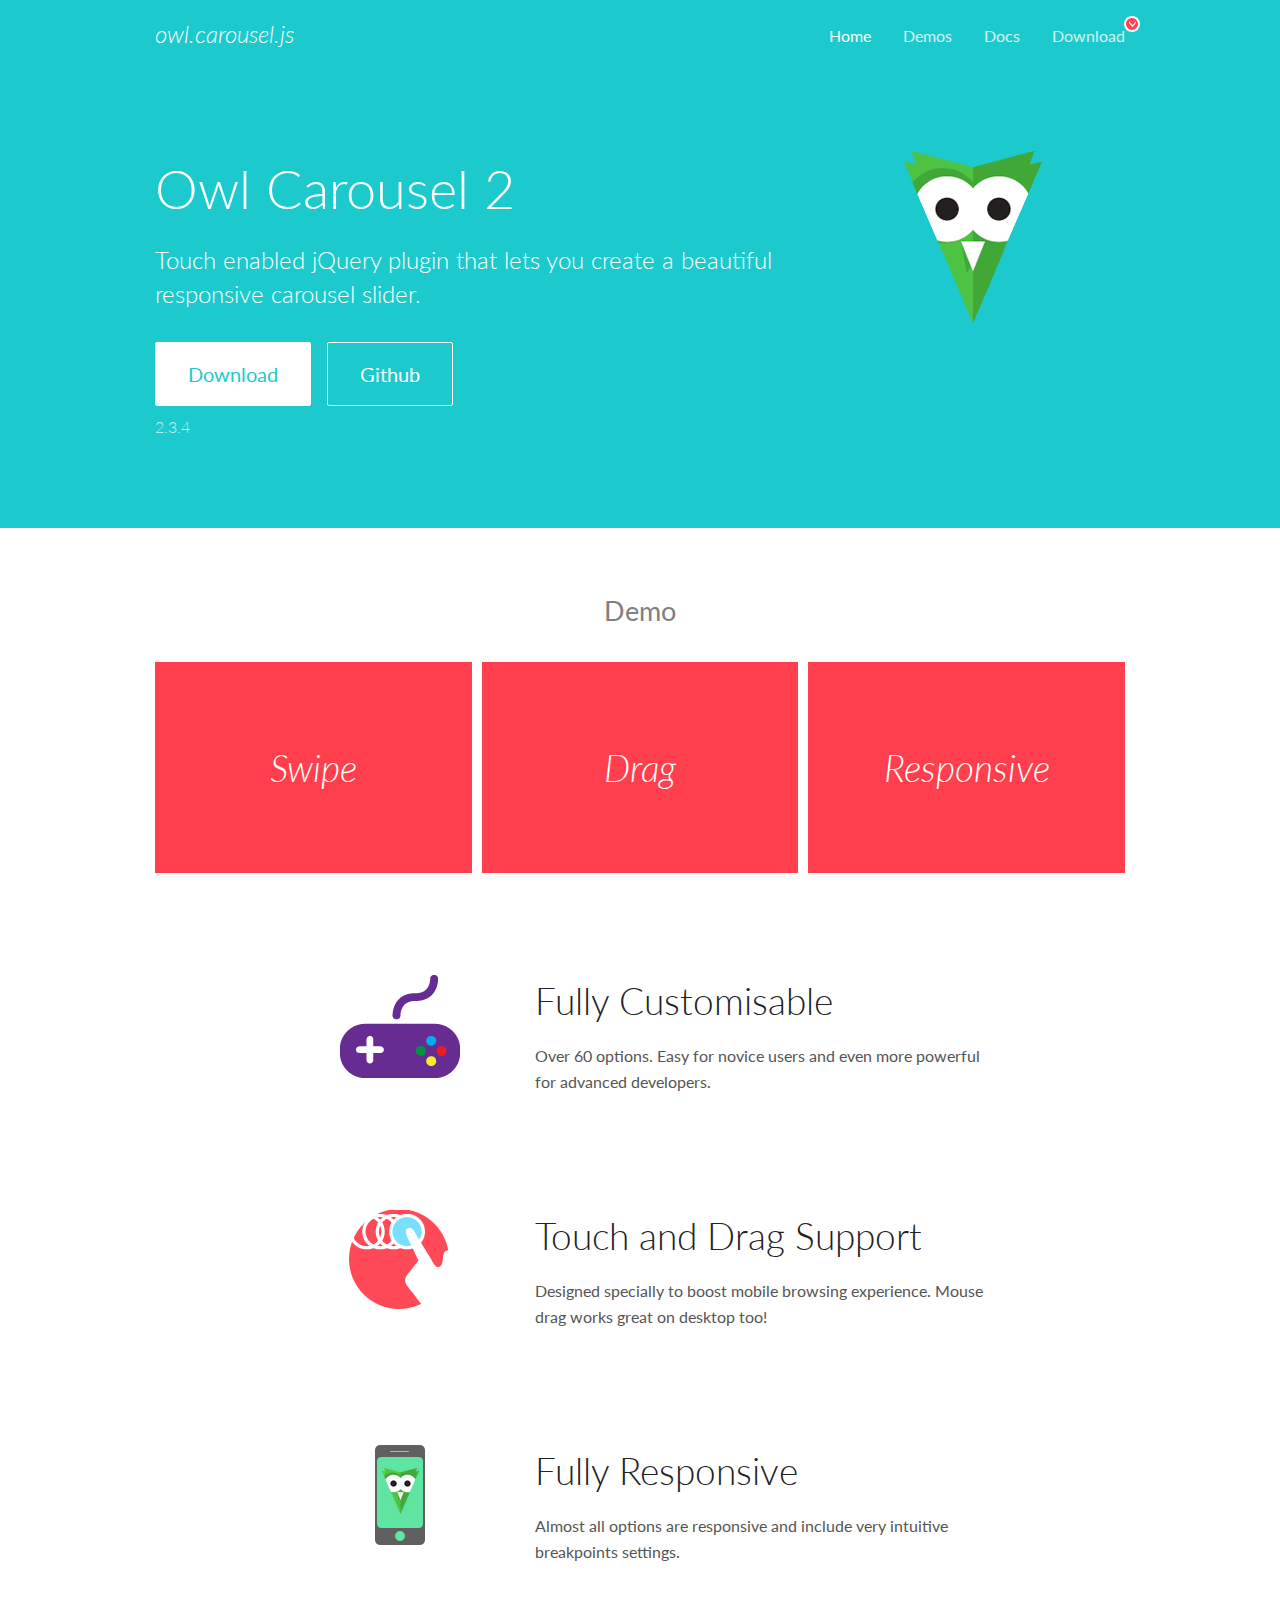
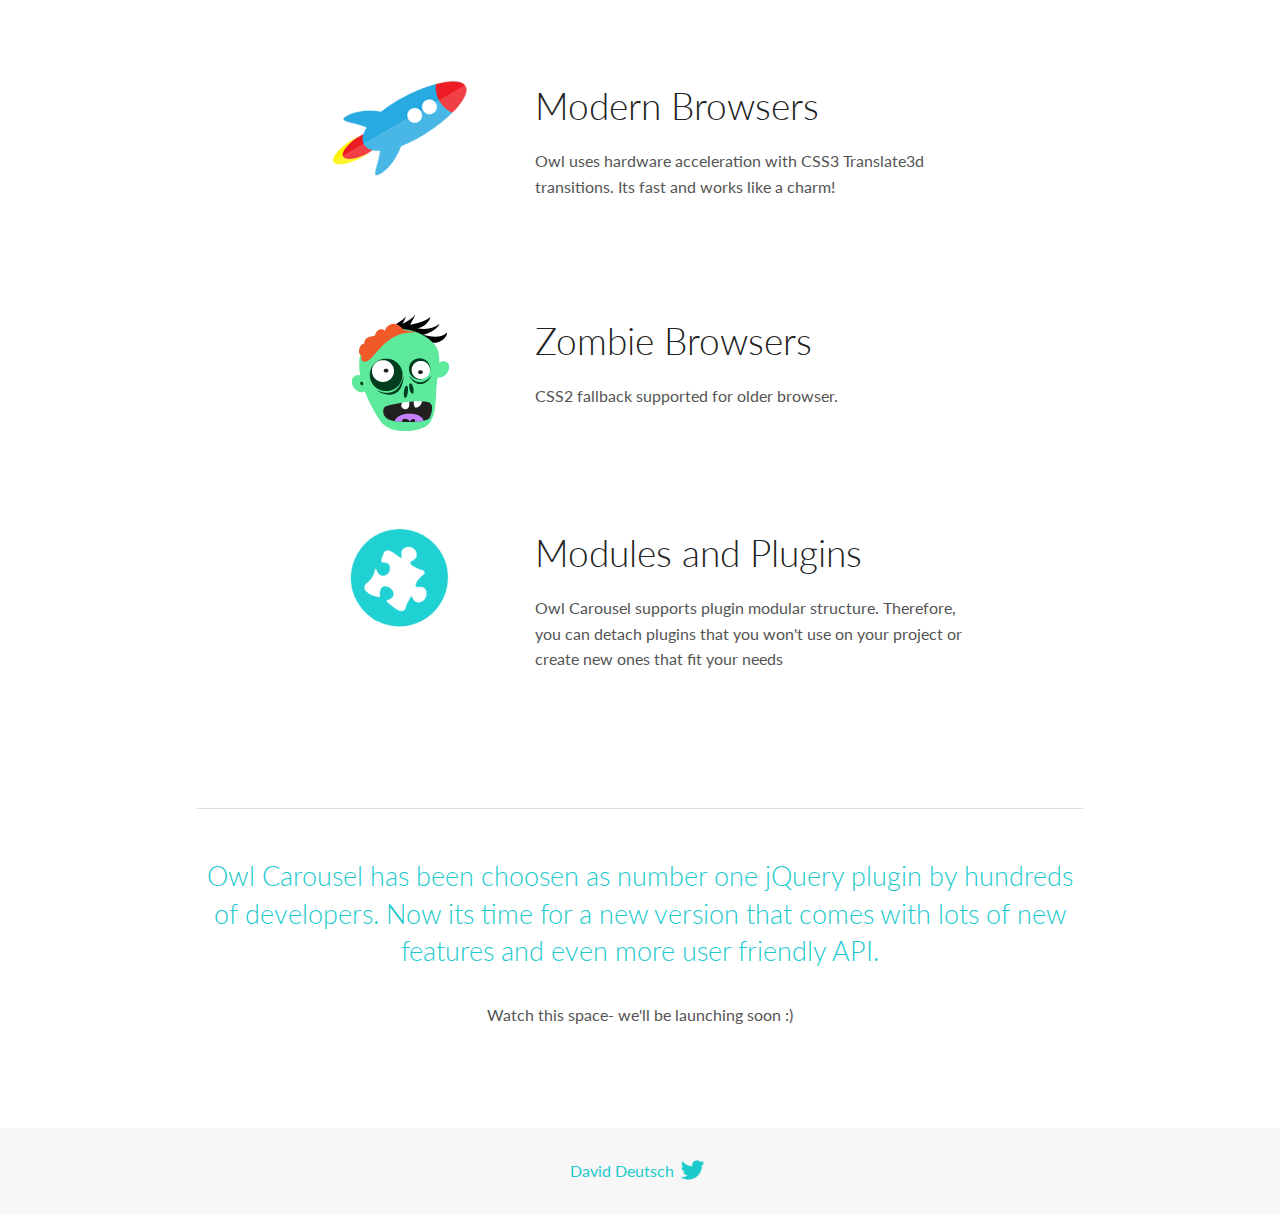
<file: section-3-site-orlandocity/lib/owl.carousel2/docs/index.html>
<!DOCTYPE html>
<html lang="en">
  <head>

    <!-- head -->
    <meta charset="utf-8">
    <meta name="msapplication-tap-highlight" content="no" />
    <meta name="viewport" content="width=device-width, initial-scale=1.0" />
    <meta name="description" content="Touch enabled jQuery plugin that lets you create beautiful responsive carousel slider.">
    <meta name="author" content="David Deutsch">
    <title>
      Home | Owl Carousel | 2.3.4
    </title>

    <!-- Stylesheets -->
    <link href='https://fonts.googleapis.com/css?family=Lato:300,400,700,400italic,300italic' rel='stylesheet' type='text/css'>
    <link rel="stylesheet" href="assets/css/docs.theme.min.css">

    <!-- Owl Stylesheets -->
    <link rel="stylesheet" href="assets/owlcarousel/assets/owl.carousel.min.css">
    <link rel="stylesheet" href="assets/owlcarousel/assets/owl.theme.default.min.css">

    <!-- HTML5 shim and Respond.js IE8 support of HTML5 elements and media queries -->

    <!--[if lt IE 9]>
      <script src="https://oss.maxcdn.com/libs/html5shiv/3.7.0/html5shiv.js"></script>
      <script src="https://oss.maxcdn.com/libs/respond.js/1.3.0/respond.min.js"></script>
    <![endif]-->

    <!-- Favicons -->
    <link rel="apple-touch-icon-precomposed" sizes="144x144" href="assets/ico/apple-touch-icon-144-precomposed.png">
    <link rel="shortcut icon" href="assets/ico/favicon.png">
    <link rel="shortcut icon" href="favicon.ico">

    <!-- Yeah i know js should not be in header. Its required for demos.-->

    <!-- javascript -->
    <script src="assets/vendors/jquery.min.js"></script>
    <script src="assets/owlcarousel/owl.carousel.js"></script>
  </head>
  <body>

    <!-- header -->
    <header class="header">
      <div class="row">
        <div class="large-12 columns">
          <div class="brand left">
            <h3>
              <a href="/OwlCarousel2/">owl.carousel.js</a> 
            </h3>
          </div>
          <a id="toggle-nav" class="right">
            <span></span> <span></span> <span></span> 
          </a> 
          <div class="nav-bar">
            <ul class="clearfix">
              <li class="active">
                <a href="/OwlCarousel2/index.html">Home</a> 
              </li>
              <li> <a href="/OwlCarousel2/demos/demos.html">Demos</a>  </li>
              <li> <a href="/OwlCarousel2/docs/started-welcome.html">Docs</a>  </li>
              <li>
                <a href="https://github.com/OwlCarousel2/OwlCarousel2/archive/2.3.4.zip">Download</a> 
                <span class="download"></span> 
              </li>
            </ul>
          </div>
        </div>
      </div>
    </header>

    <!-- home panel -->
    <section id="hero">
      <div class="row">
        <div class="large-8 medium-8 columns">
          <h1>Owl Carousel 2</h1>
          <h4>Touch enabled jQuery plugin that lets you create a beautiful responsive carousel slider.</h4>
          <a href="https://github.com/OwlCarousel2/OwlCarousel2/archive/2.3.4.zip" class="hero-button">Download</a> 
          <a href="https://github.com/OwlCarousel2/OwlCarousel2" class="hero-button outline">Github</a> 
          <p>2.3.4</p>
        </div>
        <div class="large-4 medium-4 columns">
          <img class="owl-logo" src="assets/img/owl-logo.png" alt="mr. Owl">
        </div>
      </div>
    </section>

    <!-- body -->
    <div class="home-demo">
      <div class="row">
        <div class="large-12 columns">
          <h3>Demo</h3>
          <div class="owl-carousel">
            <div class="item">
              <h2>Swipe</h2>
            </div>
            <div class="item">
              <h2>Drag</h2>
            </div>
            <div class="item">
              <h2>Responsive</h2>
            </div>
            <div class="item">
              <h2>CSS3</h2>
            </div>
            <div class="item">
              <h2>Fast</h2>
            </div>
            <div class="item">
              <h2>Easy</h2>
            </div>
            <div class="item">
              <h2>Free</h2>
            </div>
            <div class="item">
              <h2>Upgradable</h2>
            </div>
            <div class="item">
              <h2>Tons of options</h2>
            </div>
            <div class="item">
              <h2>Infinity</h2>
            </div>
            <div class="item">
              <h2>Auto Width</h2>
            </div>
          </div>
        </div>
      </div>
    </div>
    <script>
      var owl = $('.owl-carousel');
      owl.owlCarousel({
        margin: 10,
        loop: true,
        responsive: {
          0: {
            items: 1
          },
          600: {
            items: 2
          },
          1000: {
            items: 3
          }
        }
      })
    </script>

    <!-- features -->
    <div id="features">
      <div class="row">
        <div class="small-12 medium-9 small-centered columns">
          <section class="row feature">
            <div class="medium-4 small-12 columns">
              <img src="assets/img/feature-options.png" alt="">
            </div>
            <div class="medium-8 small-12 columns">
              <h2>Fully Customisable</h2>
              <p>Over 60 options. Easy for novice users and even more powerful for advanced developers.</p>
            </div>
          </section>
          <section class="row feature">
            <div class="medium-4 small-12 columns">
              <img src="assets/img/feature-drag.png" alt="">
            </div>
            <div class="medium-8 small-12 columns">
              <h2>Touch and Drag Support</h2>
              <p>Designed specially to boost mobile browsing experience. Mouse drag works great on desktop too!</p>
            </div>
          </section>
          <section class="row feature">
            <div class="medium-4 small-12 columns">
              <img src="assets/img/feature-responsive.png" alt="">
            </div>
            <div class="medium-8 small-12 columns">
              <h2>Fully Responsive</h2>
              <p>Almost all options are responsive and include very intuitive breakpoints settings.</p>
            </div>
          </section>
          <section class="row feature">
            <div class="medium-4 small-12 columns">
              <img src="assets/img/feature-modern.png" alt="">
            </div>
            <div class="medium-8 small-12 columns">
              <h2>Modern Browsers</h2>
              <p>Owl uses hardware acceleration with CSS3 Translate3d transitions. Its fast and works like a charm! </p>
            </div>
          </section>
          <section class="row feature">
            <div class="medium-4 small-12 columns">
              <img src="assets/img/feature-zombie.png" alt="">
            </div>
            <div class="medium-8 small-12 columns">
              <h2>Zombie Browsers</h2>
              <p>CSS2 fallback supported for older browser.</p>
            </div>
          </section>
          <section class="row feature">
            <div class="medium-4 small-12 columns">
              <img src="assets/img/feature-module.png" alt="">
            </div>
            <div class="medium-8 small-12 columns">
              <h2>Modules and Plugins</h2>
              <p>Owl Carousel supports plugin modular structure. Therefore, you can detach plugins that you won&#x27;t use on your project or create new ones that fit your needs</p>
            </div>
          </section>
        </div>
      </div>
    </div>

    <!-- footer -->
    <section id="teaser-text">
      <div class="row">
        <div class="small-12 medium-11 small-centered columns">
          <hr>
          <h3 id="owl-carousel-has-been-choosen-as-number-one-jquery-plugin-by-hundreds-of-developers-now-its-time-for-a-new-version-that-comes-with-lots-of-new-features-and-even-more-user-friendly-api-">Owl Carousel has been choosen as number one jQuery plugin by hundreds of developers. Now its time for a new version that comes with lots of new features and even more user friendly API.</h3>
          <p>Watch this space- we&#39;ll be launching soon :)</p>
        </div>
      </div>
    </section>

    <!-- footer -->
    <footer class="footer">
      <div class="row">
        <div class="large-12 columns">
          <h5>
            <a href="/OwlCarousel2/docs/support-contact.html">David Deutsch</a> 
            <a id="custom-tweet-button" href="https://twitter.com/share?url=https://github.com/OwlCarousel2/OwlCarousel2&text=Owl Carousel - This is so awesome! " target="_blank"></a> 
          </h5>
        </div>
      </div>
    </footer>

    <!-- vendors -->
    <script src="assets/vendors/highlight.js"></script>
    <script src="assets/js/app.js"></script>
  </body>
</html>
</file>
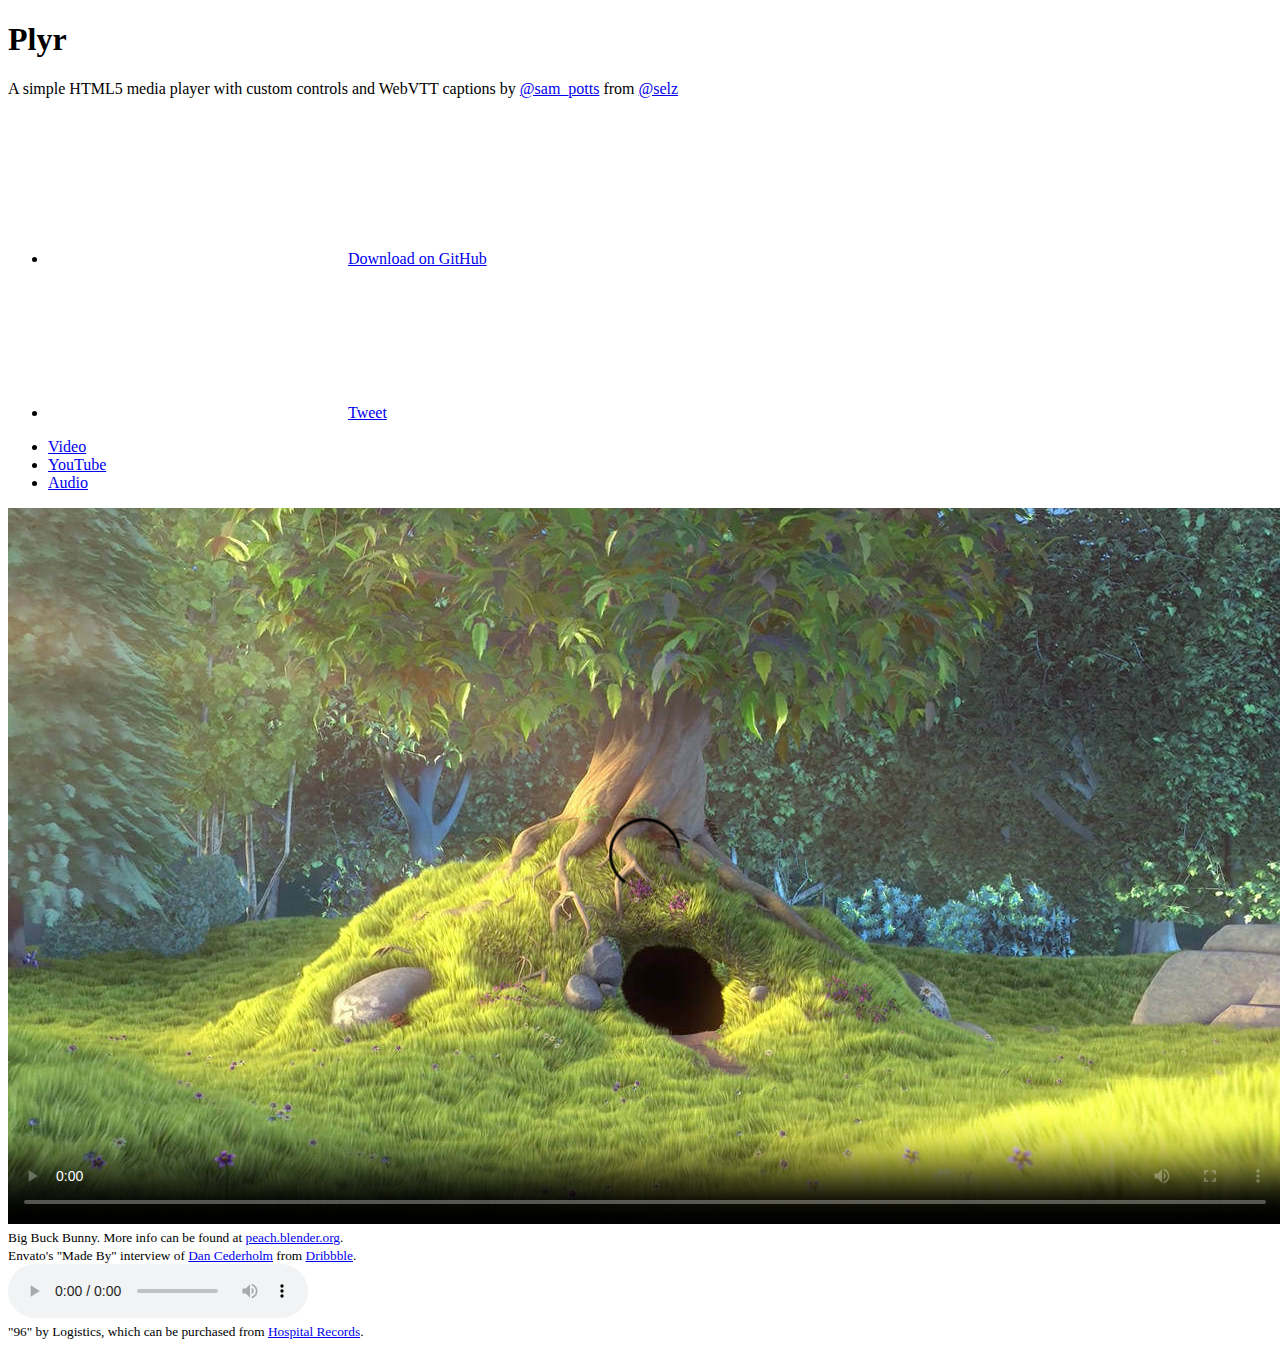
<file: section-3-site-orlandocity/lib/plyr/docs/index.html>
<!doctype html>
<html lang="en">
    <head>
        <meta charset="utf-8" />
        <title>Plyr - A simple HTML5 media player</title>
        <meta name="description" content="A simple HTML5 media player with custom controls and WebVTT captions.">
        <meta name="author" content="Sam Potts">
        <meta name="viewport" content="width=device-width, initial-scale=1">

        <!-- Styles -->
        <link rel="stylesheet" href="https://cdn.plyr.io/1.3.7/plyr.css">

        <!-- Docs styles -->
        <link rel="stylesheet" href="https://cdn.plyr.io/1.3.7/docs.css">
    </head>
    <body>
        <header>
            <h1>Plyr</h1>
            <p>A simple HTML5 media player with custom controls and WebVTT captions by <a href="https://twitter.com/sam_potts" target="_blank">@sam_potts</a> from <a href="https://twitter.com/selz" target="_blank">@selz</a></p>
            <nav>
                <ul>
                    <li>
                        <a href="https://github.com/selz/plyr" target="_blank" class="btn btn-primary" data-shr-network="github">
                            <svg class="icon"><use xlink:href="#shr-github"/></svg>Download on GitHub
                        </a>
                    </li>
                    <li>
                        <a href="https://twitter.com/intent/tweet?text=A+simple+HTML5+media+player+with+custom+controls+and+WebVTT+captions.&url=http%3A%2F%2Fplyr.io&via=Sam_Potts" target="_blank" class="btn btn-twitter" data-shr-network="twitter">
                            <svg class="icon"><use xlink:href="#shr-twitter"/></svg>Tweet
                        </a>
                    </li>
                </ul>
            </nav>
        </header>

        <main role="main" id="main">
            <nav class="btn-bar nav-panel">
                <ul>
                    <li><a href="#video" class="btn active btn-small">Video</a></li>
                    <li><a href="#youtube" class="btn btn-small">YouTube</a></li>
                    <li><a href="#audio" class="btn btn-small">Audio</a></li>
                </ul>
            </nav>
            <div class="panels">
                <section class="panel example-video active" id="video">
                    <div class="player">
                        <video poster="poster.jpg" controls crossorigin>
                            <!-- Video files -->
                            <source src="https://cdn.selz.com/plyr/1.0/movie.mp4" type="video/mp4">
                            <source src="https://cdn.selz.com/plyr/1.0/movie.webm" type="video/webm">

                            <!-- Text track file -->
                            <track kind="captions" label="English" srclang="en" src="https://cdn.selz.com/plyr/1.0/example_captions_en.vtt" default>

                            <!-- Fallback for browsers that don't support the <video> element -->
                            <a href="https://cdn.selz.com/plyr/1.0/movie.mp4">Download</a>
                        </video>
                    </div>
                    <small>Big Buck Bunny. More info can be found at <a href="https://peach.blender.org" target="_blank">peach.blender.org</a>.</small>
                </section>
                <section class="panel example-video" id="youtube">
                    <div class="player">
                        <div data-video-id="Au87oAJ2jeE" data-type="youtube"></div>
                    </div>
                    <small>Envato's "Made By" interview of <a href="https://www.youtube.com/watch?v=Au87oAJ2jeE" target="_blank">Dan Cederholm</a> from <a href="https://dribbble.com" target="_blank">Dribbble</a>.</small>
                </section>
                <section class="panel example-audio" id="audio">
                    <div class="player">
                        <audio controls>
                            <!-- Audio files -->
                            <source src="//cdn.selz.com/plyr/1.0/logistics-96-sample.mp3" type="audio/mp3">
                            <source src="//cdn.selz.com/plyr/1.0/logistics-96-sample.ogg" type="audio/ogg">

                            <!-- Fallback for browsers that don't support the <audio> element -->
                            <a href="//cdn.selz.com/plyr/1.0/logistics-96-sample.mp3">Download</a>
                        </audio>
                    </div>
                    <small>"96" by Logistics, which can be purchased from <a href="https://www.hospitalrecords.com/shop/artist/logistics" target="_blank">Hospital Records</a>.</small>
                </section>
            </div>
        </main>

        <!-- Load SVG defs -->
        <!-- You should bundle all SVG/Icons into one file using a build tool such as gulp and svg store -->
        <script>
        (function() {
            [
                "https://cdn.shr.one/0.1.9/sprite.svg",
                "https://cdn.plyr.io/1.3.7/sprite.svg"
            ]
            .forEach(function(u) {
                var x = new XMLHttpRequest(),
                    b = document.body;

                // Check for CORS support
                // If you're loading from same domain, you can remove the if statement
                // XHR for Chrome/Firefox/Opera/Safari
                if ("withCredentials" in x) {
                    x.open("GET", u, true);
                }
                // XDomainRequest for older IE
                else if (typeof XDomainRequest != "undefined") {
                    x = new XDomainRequest();
                    x.open("GET", u);
                }
                else {
                    return;
                }

                x.send();
                x.onload = function() {
                    var c = document.createElement("div");
                    c.setAttribute("hidden", "");
                    c.innerHTML = x.responseText;
                    b.insertBefore(c, b.childNodes[0]);
                }
            });
        })();
        </script>

        <!-- Plyr core script -->
        <script src="https://cdn.plyr.io/1.3.7/plyr.js"></script>

        <!-- Shr core script -->
        <script src="https://cdn.shr.one/0.1.9/shr.js"></script>

        <!-- Docs script -->
        <script src="https://cdn.plyr.io/1.3.7/docs.js"></script>
    </body>
</html>
</file>
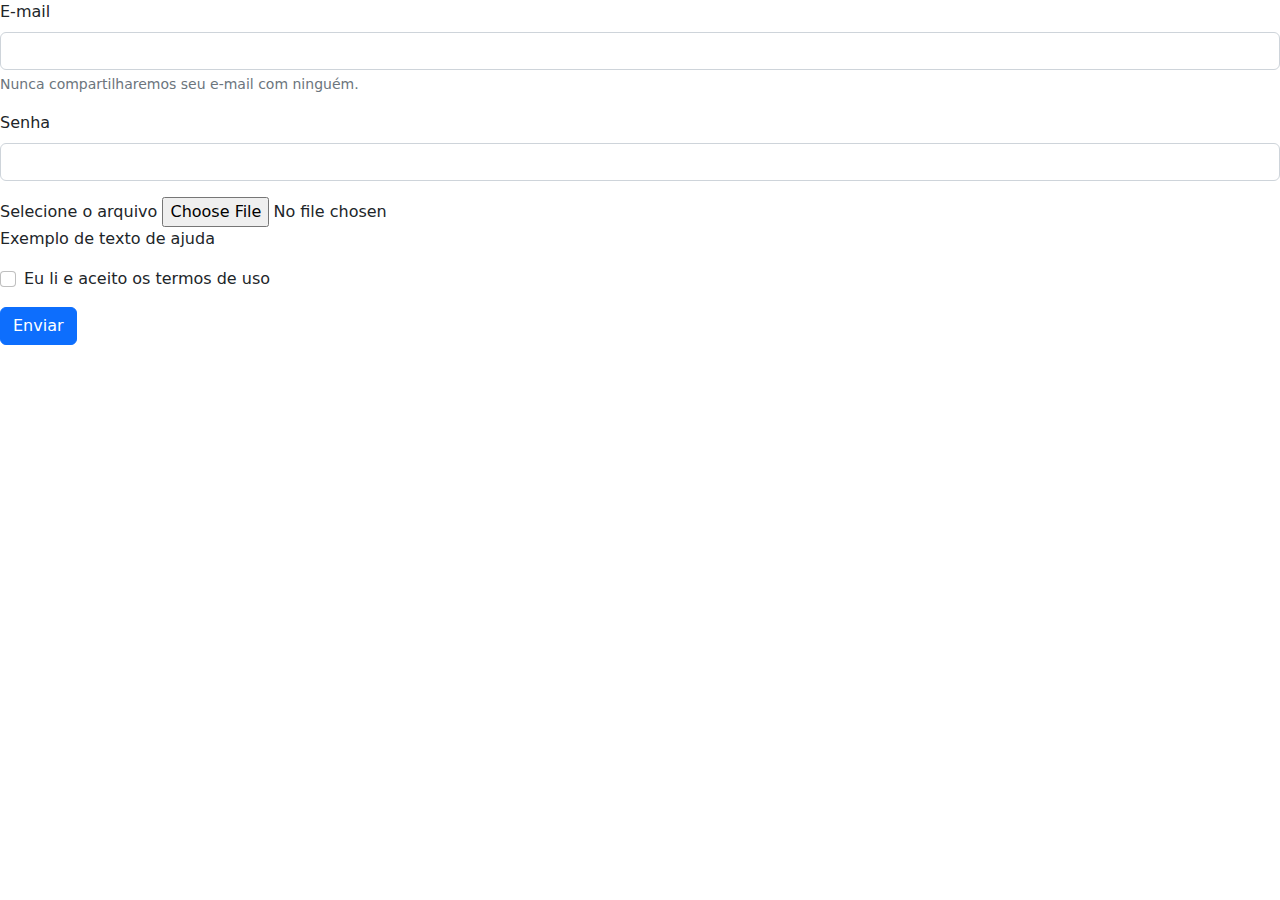
<file: section-2-conceitos/bootstrap-form.html>
<!DOCTYPE html>
<html lang="en">
<head>
    <meta charset="UTF-8">
    <meta http-equiv="X-UA-Compatible" content="IE=edge">
    <meta name="viewport" content="width=device-width, initial-scale=1.0">
    <link rel="stylesheet" href="bootstrap/css/bootstrap.min.css">
    <title>Document</title>
</head>
<body>

    <form>
        <div class="mb-3">
          <label for="exampleInputEmail1" class="form-label">E-mail</label>
          <input type="email" class="form-control" id="exampleInputEmail1" aria-describedby="emailHelp">
          <div id="emailHelp" class="form-text">Nunca compartilharemos seu e-mail com ninguém.</div>
        </div>
        <div class="mb-3">
          <label for="exampleInputPassword1" class="form-label">Senha</label>
          <input type="password" class="form-control" id="exampleInputPassword1">
        </div>
        <div class="mb-3">
            <label for="exampleInputFile1">Selecione o arquivo</label>
            <input type="file" id="exampleInputFile1">
            <p class="help-block">Exemplo de texto de ajuda</p>
        </div>
        <div class="mb-3 form-check">
          <input type="checkbox" class="form-check-input" id="exampleCheck1">
          <label class="form-check-label" for="exampleCheck1">Eu li e aceito os termos de uso</label>
        </div>
        <button type="submit" class="btn btn-primary">Enviar</button>
    </form>
    
    <script type="text/javascript" src="bootstrap/js/bootstrap.min.js"></script>
</body>
</html>
</file>
<file: sections-3-4-5-6-site-orlandocity/css/orlando.css>
@font-face {
	font-family: 'OpenSans';
	src: url("../fonts/Open_Sans/OpenSans-Regular.ttf");
	font-size: 1em;
}
@font-face {
	font-family: 'OpenSans-Light';
	src: url("../fonts/Open_Sans/OpenSans-Light.ttf");
	font-size: 1em;
}
header {
	width: 100%;
	height: 150px;
	background-color: rgba(94, 41, 154, .8);
	z-index: 2;
    position: relative;
}
header .container {
	position: relative;
}
header .header-black {
	background-color: #000;
	height: 40px;
}
header .header-black li {
	background-image: url("../img/clubs.png");
	background-repeat: no-repeat;
	display: inline-block;
	margin: 4px;
}
header .header-black li.club-01 {
	background-position: 0px 0px;
}
header .header-black li.club-02 {
	background-position: -48px 0px;
}
header .header-black li.club-03 {
	background-position: -95px 0px;
}
header .header-black li.club-04 {
	background-position: -140px 0px;
}
header .header-black li.club-05 {
	background-position: -189px 0px;
}
header .header-black li.club-06 {
	background-position: -239px 0px;
}
header .header-black li.club-07 {
	background-position: -288px 0px;
}
header .header-black li.club-08 {
	background-position: -334px 0px;
}
header .header-black li.club-09 {
	background-position: -381px 0px;
}
header .header-black li.club-10 {
	background-position: -429px 0px;
}
header .header-black li.club-11 {
	background-position: -478px 0px;
}
header .header-black li.club-12 {
	background-position: -527px 0px;
}
header .header-black li.club-13 {
	background-position: -579px 0px;
}
header .header-black li.club-14 {
	background-position: -629px 0px;
}
header .header-black li.club-15 {
	background-position: -671px 0px;
}
header .header-black li.club-16 {
	background-position: -719px 0px;
}
header .header-black li.club-17 {
	background-position: -763px 0px;
}
header .header-black li.club-18 {
	background-position: -808px 0px;
}
header .header-black li.club-19 {
	background-position: -853px 0px;
}
header .header-black li.club-20 {
	background-position: -900px 0px;
}
header .header-black li.club-21 {
	background-position: -950px 0px;
}
header .header-black li.club-22 {
	background-position: -1000px 0px;
}
header .header-black li a {
	width: 32px;
	height: 32px;
	display: block;
}
header #logotipo {
	position: absolute;
	top: 20px;
	z-index: 3;
}
#banner h1.efeito {
	color:red;
	font-size:12em;
}
#menu {
	margin: 12px 0;
}
#menu li {
	display: inline-block;
	font-family: "OpenSans";
}
#menu li.search {
	width: 182px;
	transition-timing-function: cubic-bezier(1,-.91,.91,1);
	transition-duration: 1s;
}
#menu li.search.ativo {
	width: 300px;
}
#menu li.search input {
	background-color: #5C2D90;
	color: #fff;
	border: none;
	height: 30px;
	line-height: 30px;
	padding-left: 8px;
}
#menu li.search.ativo input {
	width: 300px;
}
#menu li.search ::-webkit-input-placeholder {
	color: #fff;	
}
#menu li.search button {
	background: none;
	border: none;
	position: absolute;
    right: 3px;
    top: 7px;
}
#menu li.search button i {
	font-size: 14px;
	color: rgba(255, 255, 255, .5);
}
#menu li a {
	color: #FFF;
	font-size: 16px;
	padding: 10px 25px;
	font-weight: bold;
}
#menu li.search .input-group {
	top: 8px;
}
#banner {
	width: 100%;
	height: 728px;
	position: relative;
	background: url("../img/banner.jpg") no-repeat;
	background-position: 0px -100px;
	top: -130px;
}
#banner h1 {
	transition:1s;
	color: #fff;
	top: 300px;
	position: relative;
	font-size: 92px;
	text-shadow:2px 2px 2px rgba(0, 0, 0, .45);
	font-family: 'OpenSans-Light';
	margin-left: 50px;
}
#banner h1 small {
	font-size: 32px;
	display: block;
	color: #FFF;
	font-family: 'OpenSans';
	font-weight: bold;
}
#news {
	position: relative;
    top: -110px;
}
#news h2 {
	color:#5E2799;
	font-family: 'OpenSans-Light';
	font-size: 48px;
	text-transform: uppercase;
	text-align: center;
}
#news hr {
	border:#FDE192 solid 8px;
	width: 200px;
	margin: 0 auto;
}
#news .thumbnails {
	margin-top: 20px;
}
#news .thumbnails h3 {
	color: #5E299A;
	font-size: 18px;
	font-family: 'OpenSans';
	font-weight: bold;
	margin-bottom: 0;
}
#news .thumbnails time {
	color:#A7A7A7;
	font-size: 18px;
	font-family: 'OpenSans';
}
#news .thumbnails .item-inner {
	padding: 10px;
}
#news .thumbnails .item-inner img {
	width: 100%;
}
#estatisticas {
	background-color: #5E299A;
	width: 100%;
	height: 200px;
	text-align: center;
}
#estatisticas p {
	color: #FDE092;
	text-transform: uppercase;
	font-family: 'OpenSans-Light';
	font-size: 64px;
	margin-top: 36px;
}
#estatisticas p small {
	color: #fff;
	font-size: 24px;
	display: block;
}
#call-to-action {
	text-align: center;
	margin-top: 105px;
}
#call-to-action h2 {
	color:#5E2799;
	font-family: 'OpenSans-Light';
	font-size: 48px;
	text-align: center;
}
#call-to-action hr {
	border:#FDE192 solid 8px;
	width: 200px;
	margin: 0 auto;
}
#call-to-action p {
	margin-top: 60px;
	margin-bottom: 40px;
	color: #656565;
}
#call-to-action .btn {
	min-width: 164px;
    height: 44px;
    line-height: 34px;
    border-radius: 0;
}
#call-to-action .btn-roxo {
    color: #fff;
    background-color: #5E299A;
    border-color: #5E299A;
}
#call-to-action .btn-amarelo {
    color: #000;
    background-color: #FDE192;
    border-color: #FDE192;
}
#call-to-action .row-max-400 {
	margin: 0 auto;
	max-width: 400px;
}
footer {
	margin-top: 110px;
}
footer .row {
	width: 100%;
	margin-left: 0;
}
footer .row p {
	line-height: 55px;
	margin-bottom: 0;
}
footer .row-cinza-claro {
	height: 240px;
	background-color: #171F26;
}
footer .row-cinza-escuro {
	height: 60px;
	background-color: #11171D;
	border-top: #242D37 1px solid;
}
footer .pull-left {
	font-family: 'OpenSans';
	font-size: 14px;
	color: #666;
}
footer .text-roxo {
	color: #623291;
	font-family: 'OpenSans';
	font-weight: bold;
	font-size: 14px;
}
footer .logotipo {
	margin-top: 28px;
}
footer .col-popular-post,
footer .col-links,
footer .col-get-in-touch {
	margin-top: 40px;
}
footer .row-cols h4 {
	font-family: 'OpenSans';
	font-size: 16px;
	color: #FFF;
	padding-bottom: 17px;
	border-bottom: #242D37 1px solid;
}
footer .row-cols h5 {
	color: #666;
	font-family: Arial;
	font-size: 14px;
	margin-bottom: 0;
}
footer .row-cols time {
	color: #FDE092;
	font-family: Arial;
	font-size: 14px;
}
footer .col-links a {
	color: #FFF;
	font-family: Arial;
	font-size: 14px;
}
footer .col-links .fa {
	margin: 0 6px;
}
footer .col-get-in-touch address {
	color:#666;
	font-family: Arial;
	font-size: 14px;
	margin-bottom: 6px;
}
footer .col-get-in-touch address span {
	display: inline-block;
}
footer .col-get-in-touch address i {
	position: relative;
	top: -14px;
}
footer .col-get-in-touch i {
	color: #9B9B9B;
	font-size: 20px;
	margin: 0 6px;

}
footer .col-get-in-touch a {
	color: #666;
}
footer .col-get-in-touch p {
	line-height: 20px;
}
footer .list-socials {
	margin-top: 4px;
}
footer .list-socials li {
	display: inline-block;
	margin-right: 8px;
}
footer .list-socials a {
	display: block;
	border: #9B9B9B 1px solid;
	width: 28px;
	height: 28px;
	line-height: 28px;
	border-radius: 14px;
	text-align: center;
}
footer .list-socials i {
	font-size: 16px;
	margin: 7px auto;
}
video {
	width: 60%;
}
#btn-bars, #btn-search,
#btn-news-prev, #btn-news-next {
	display: none;
}
.page-up {
	display: none!important;
}
</file>
<file: sections-3-4-5-6-site-orlandocity/css/orlando-mobile.css>
/*Tamanho padrão para tablets*/
@media only screen and (max-width: 768px) {
	.header-black ul {
		display: none;
	}
}
/*Tamanho padrão para smartphones*/
@media only screen and (max-width: 480px) {
	.header-black ul, #menu{
		display: none;
	}
	header #logotipo {
		left: 32%;
		z-index: 10;		
		transition: 1s;
	}
	header.open-menu #logotipo {
		transform: rotate(360deg);
	}
	#btn-bars, #btn-search {
		color: #fff;
		font-size: 22px;
		position: absolute;
		top: 4px;
		background: none;
		border: none;
		display: block;
	}
	#btn-bars {
		left: 4px;
	}
	#btn-search {
		right: 4px;
	}
	#banner {
		height: 317px;
		background-size: cover;
		background-position: 0;
		text-align: center;
	}
	#banner h1 {
		top: 180px;
		font-size: 48px;
		margin-left: 0;
	}
	#banner h1 small {
		font-size: 22px;
	}
	#news h2 {
		font-size: 32px;
	}
	#news hr {
		border-width: 4px;
	}
	.owl-carousel .owl-wrapper-outer {
		margin-left: 15px;
	}
	.thumbnails {
		text-align: center;
	}
	#news .thumbnails .item-inner img {
		width: 80%;
	}
	#btn-news-prev, #btn-news-next {
		background: none;
		border: none;
		color: #5E2699;
		font-size: 48px;
		display: block;
		position: absolute;
		top:130px;
		z-index: 1;
		outline: 0;
	}
	#btn-news-next {
		right: 15px;
	}
	#estatisticas {
		height: inherit;
	}
	#estatisticas p {
		margin-bottom: 40px;
		margin-top: 40px;
	}
	#call-to-action {
		margin-top: 69px;
	}
	#call-to-action hr {
		border-width: 4px;
	}
	#call-to-action p {
		margin-top: 40px;
		margin-bottom: 40px;
		margin-left: 15px;
		margin-right: 15px;
	}
	#call-to-action h2 {
		font-size: 32px;
		margin-left: 10px;
		margin-right: 10px;
	}
	#call-to-action .btn {
		min-width: 138px;
	}
	#call-to-action .btn-roxo {
		float: left;
	}
	#call-to-action .btn-amarelo {
		float: right;
	}
	#call-to-action .col-xs-6 {
		padding: 0;
	}
	footer {
		margin-top: 60px;
	}
	.copyright-mobile p {
		font-size: 10px;
		line-height: 0;
	}
	.copyright-mobile .pull-left {
		float: inherit!important;
	}
	footer .row p {
		text-align: center;
		line-height: 20px;
	}
	footer .row p:first-child {
		margin-top: 10px;
	}
	footer .text-roxo {
		margin-right: 10px;
	}
	footer .row {
		margin: 0;
	}
	footer .list-socials {
		position: absolute;
		width: 100%;
		left: 0;
		top: 50px;
	}
	footer .col-md-10 {
		padding: 0;
	}
	footer .list-socials a {
		width: 45px;
		height: 45px;
		border-radius: 50%;
	}
	footer .list-socials i {
		font-size: 30px;
	}
	footer .row-cinza-claro {
		height: 157px;
	}
	footer .btn-footer {
		width: 100%;
		background-color: #11171D;
		height: 44px;
		line-height: 35px;
	}
	footer .col-xs-6 {
		padding: 0;
		padding-right: 5px;
	}
	footer .col-xs-6:last-child {
		padding-right: 0;
		padding-left: 5px;
	}
	footer .hidden-sm-up {
		margin-top: -10px;
	}
	header .header-black {
		position: fixed;
		top: 0;
		width: 100%;
		z-index: 9;
	}
	footer .page-up {
		display: inline-block!important;
	}
	header #menu-mobile {
		position: fixed;
		top: 40px;
		background-color: #fff;
		width: 80%;
		height: 100%;
		left:-80%;
		transition: 1s;
		z-index: 5;
	}
	header.open-menu #menu-mobile {
		left: 0;
	}
	header.open-menu #menu-mobile-mask {
		position: fixed;
		width: 100%;
		height: 100%;
		top: 0;
		left: 0;
		background-color: rgba(0,0,0,.5);
		z-index: 4;
	}
	header.open-menu #logotipo {
		position: fixed;
		top: 50px;
		height: 76px;
		left: calc(40% - 33px);
	}
	header.open-menu #menu-mobile ul {
		margin: 20px;
		margin-top: 100px;
	}
	header.open-menu #menu-mobile li {
		text-align: center;
		border-top: #CCC 1px solid;
	}
	header.open-menu #menu-mobile li:last-child {
		border-bottom: #CCC 1px solid;
	}
	header.open-menu #menu-mobile li a {
		color: #633392;
		font-family: 'OpenSans';
		font-weight: bold;
		font-size: 16px;
		padding: 18px;
    	display: block;
	}
	header.open-menu .bar-close {
		position: absolute;
		bottom: 40px;
		background-color: #633492;
		height: 40px;
		width: 100%;
	}
	header.open-menu .bar-close .btn-close {
		background:none;
		border: none;
		color: #fff;
		font-size: 22px;
	}
	header #input-search-mobile {
		transition: 1s;
		top: -40px;
		position: fixed;
		width: 70%;
		left: 15%;
		background-color: #000;
		border: none;
		height: 40px;
		color: #fff;
		outline: 0;
	}
	header.open-search #input-search-mobile {		
		top: 0;
	}
	header.open-search #logotipo {
		z-index: 9;
	}
}
</file>
<file: sections-3-4-5-6-site-orlandocity/lib/owl.carousel/assets/js/google-code-prettify/prettify.css>
.com { color: #93a1a1; }
.lit { color: #195f91; }
.pun, .opn, .clo { color: #93a1a1; }
.fun { color: #dc322f; }
.str, .atv { color: #ff8a3c; }
.kwd, .prettyprint .tag { color: #195f91; }
.typ, .atn, .dec, .var { color: #3fbf79; }
.pln { color: #48484c; }
.pun{ color:#48484c; }
pre.prettyprint {
  padding: 20px;
  background-color: #f3f3f3;
  border: 0px solid #e1e1e8;
}


/* Specify class=linenums on a pre to get line numbering */
ol.linenums {
  margin: 0 0 0 40px; /* IE indents via margin-left */
}
ol.linenums li {
  padding-left: 12px;
  color: #bebec5;
  line-height: 20px;
  text-shadow: 0 1px 0 #fff;
}
</file>
<file: sections-3-4-5-6-site-orlandocity/lib/owl.carousel/assets/css/custom.css>
/* Owl Carousel Bootstrap Custom CSS */

/* Header Navigation */
#top-nav{
	border-bottom: 1px solid #e1e6dd;
	background: #FFF;
	-webkit-transform: translateZ(0)

}
#top-nav.navbar{
	margin-bottom: 0px;

}
#top-nav.navbar .nav{
	margin: 8px 0px;
}
	
#top-nav.navbar .nav > li > a {
	padding: 6px 12px;
	margin: 0px;
	text-transform: uppercase;
	font-weight: 400;

	-webkit-transition: background-color 200ms ease;
	-moz-transition: background-color 200ms ease;
	-o-transition: background-color 200ms ease;
	transition: background-color 200ms ease;
}
#top-nav.navbar .nav > li > a.download{
	-webkit-border-radius: 3px;
	-moz-border-radius: 3px;
	border-radius: 3px;
}

#top-nav.navbar .nav > li > a.download-on{
	background-color: #ff8a3c;
	color: #ffffff;
}
#top-nav.navbar .nav > li > a.download-on:hover{
	color: #ffffff;
	background-color: #ff7920;
}
.btn-navbar span.icon-bar{
	margin-top: 0px;
}

/* Header  */

#header{
	background: #f1f1f1;
	padding: 100px 0 100px;
}
#header h1{
	color: #7fc242;
	margin-bottom: 10px;
	margin-top: 40px;
}
#header h3{
	margin-bottom: 30px;
	width: 400px;
}
#header .btn-success {
	padding: 15px 30px;
	margin-bottom: 5px;
}
#header .logo{
	display: block;
	margin-top:60px;
	float: right
}
img.arrow-down{
	margin: 0 auto;
	display: block;
}
h1{
	margin-top: 80px;
}

pre.pre-show{
	margin: 40px 0px;

}
.tab-content pre.pre-show{
	margin: 0px 0px 0px 0px;
}
.nav-tabs{
	margin-top: 20px;
	margin-bottom: 0px;
	
}
.tab-content{
	border-left: 1px solid #ddd;
	border-right: 1px solid #ddd;
	border-bottom: 1px solid #ddd;
	-webkit-border-radius: 0px 0px 4px 4px;
	-moz-border-radius: 0px 0px 4px 4px;
	border-radius: 0px 0px 4px 4px;
	
}
/* Content */
.table th, .table td {
padding: 8px 12px;
}

/* Footer */

#footer{
	padding: 20px 0px;
	background: #f3f3f3;
	text-align: center
}
.twitter-share-button{
	top: 4px;
	position: relative;
}

/* Demo Slides */

#owl-example .item{
	padding: 30px 0px;
	margin: 10px;
	color: #FFF;
	-webkit-border-radius: 3px;
	-moz-border-radius: 3px;
	border-radius: 3px;
	text-align: center;
}
#owl-example .item img{
	width: auto;
	margin: 0 auto;
	display: block;
}
#owl-example .item h3{
	font-size: 28px;
	font-weight: 300;
	margin: 25px 0 0;
}
#owl-example .item h4{
	margin: 5px 0 0;
	font-size: 18px;
}
.item h1{
	margin: inherit;
}

.orange{
	background: #ff8a3c;
}
.darkCyan{
	background: #42bdc2;
}
.forestGreen{
	background: #7fc242;
}
.yellow {
	background: #ffd800;
}
.dodgerBlue {
	background: #388bd1;
}
.skyBlue {
	background: #a1def8;
}
.zombieGreen {
	background: #3fbf79;
}
.violet {
	background: #db6ac5;
}
.yellowLight {
	background: #fee664;
}
.steelGray {
	background: #cad3d0;
}

/* More Demo Box */

#example-info h1,
#more h1{
	margin-top: 40px;
}
.demos-row{
	margin-top: 30px;
	margin-bottom: 30px;
}
.demo-page{
	margin-top: 0px;
	margin-bottom: 100px;
}
.demo-box{
	display: block;
	background: #f3f3f3;
	text-align: center;
	font-size: 18px;
	-webkit-border-radius: 3px;
	-moz-border-radius: 3px;
	border-radius: 3px;
}
.demo-box h3{
	padding-bottom:20px;
	margin: 0px;
	color: #869690;
}
.demo-box:hover{
	text-decoration: none;
}
.demo-wrapper{
	padding: 30px 0px 20px 0px;
	padding-left: 30px;
	padding-right: 30px;
}
.demo-slide {
	float: left;
}
.demo-slide .bg{
	background: #aebab6;
	margin-right: 1px;
	height: 100%;
}
.demo-box:hover .demo-slide .bg{
	background: #7fc242;
}
/* Images */
.demo-images .demo-slide{
	height: 40px;
	width: 33.3333333%;
}

/* Full */
.demo-full {
	padding-left: 0px;
	padding-right: 0px;
}
.demo-full .demo-slide{
	height: 40px;
	width: 25%;
}

/* Custom */
.demo-custom .demo-slide{
	height: 40px;
	width: 10%;
}
/* One */
.demo-one .demo-slide{
	height: 40px;
	width: 100%;
}

/* json */

.demo-Json .demo-slide {
	height: 40px;
	width: 20%;
}
.demo-Json-custom .demo-slide{
	height: 40px;
	width: 33.3333333%;
}
/* loading icon */

.demo-lazy .demo-slide{
	height: 40px;
	width: 33.3333333%;
}
.demo-lazy .demo-slide .bg{
background: url('../img/AjaxLoader.gif') no-repeat center center #aebab6;
}

/* Auto Height */
.demo-height .demo-slide{
	height: 40px;
	width: 100%;
}

/* Changelog  */
#changelog{
	margin-bottom: 40px;
}
#changelog .label{
	margin-bottom:10px;
}
#changelog .log{
	margin-bottom: 30px;
	padding-bottom: 30px;
	border-bottom: 1px solid #e1e6dd;
}
/* Faq */
#faq dt {
	line-height: 26px;
}
#faq dd{
	line-height: 22px;
	margin-bottom: 20px;
}



/* Responsive Stuff */


@media (max-width: 979px) {
	.navbar-fixed-top .navbar-inner, .navbar-fixed-bottom .navbar-inner {
	padding: 0px;
	}
	.navbar-fixed-top, .navbar-fixed-bottom {
	position: fixed;
	}
}
@media (max-width: 768px) {
	.navbar.navbar-fixed-top{
		position: static;
	}
	.btn.btn-navbar{
		margin: 9px 20px 9px 8px;
		padding: 10px 10px;
	}
	.nav-collapse .nav > li{
		border-top: 1px solid #e1e6dd;
		text-align: center
	}
	#header .logo{
		margin-top:40px;
		margin: 20px auto 0px;
		float: none;
		height: 150px;
	}
	#header {
		text-align: center;
		padding: 60px 0px 30px;
	}
	#header h1{
		margin: 10px 0;
	}
	#header h3{
	margin-bottom: 10px;
	width: auto;
	padding: 0px 20px;
	}
	h1 {
		font-size: 38px;
		margin: 20px 0;
	}
	h2 {
		font-size: 24px;
	}
	h3 {
		font-size: 20px;
	}
	h4 {
		font-size: 16px;
	}
	h5 {
		font-size: 13px;
	}
	h6 {
		font-size: 12px;
	}

}


@media (max-width: 480px) {
	.navbar-fixed-top, .navbar-fixed-bottom {
	position: static;
	}
	#header {
		text-align: center;
		padding: 20px 0px 20px;
	}
	#header .logo{
		margin-top:0px;
	}

}

/*
NO MORE TABLES!! ;)
*/
@media (max-width: 767px) {

	.hp-table table, .hp-table thead, .hp-table .hp-table tbody, .hp-table th, .hp-table td, .hp-table tr { 
		display: block; 
	}
	.hp-table thead tr { 
		display: none;
	}
	.hp-table tr { border: 0px solid #ccc; margin-bottom: 10px; }
	
	.hp-table td:before { 
		top: 6px;
		left: 6px;
		width: 45%; 
		padding-right: 10px; 
		white-space: nowrap;
	}

	.hp-table td:nth-of-type(2):before { 
		content: "Default:";
		font-weight: bold;
	}
	.hp-table td:nth-of-type(3):before { 
		content: "Type:";
		font-weight: bold;
	}
	.hp-table td:nth-of-type(4):before { 
		content: "Description:";
		font-weight: bold;
	}
}
</file>
